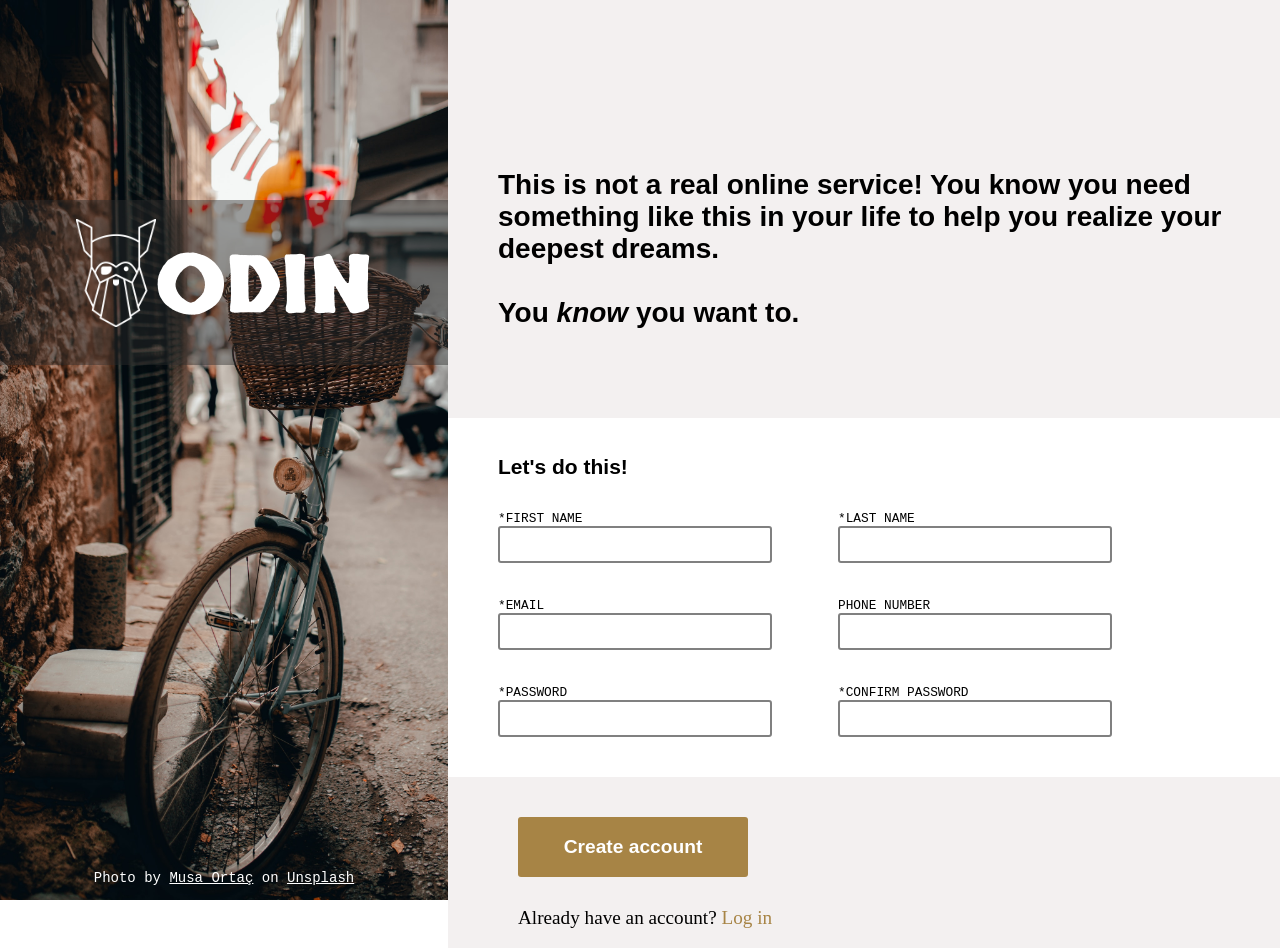
<file: index.html>
<!DOCTYPE html>
<html lang="en">
<head>
    <meta charset="UTF-8">
    <meta name="viewport" content="width=device-width, initial-scale=1.0">
    <link rel="stylesheet" href="styles.css">
    <title>Sign Up Form</title>
</head>
<body>
    <div class="img-container">
        <div class="logo">
            <div class="img">
                <img src="/odin-lined.png" alt="Odin Project Logo">
            </div>
            ODIN
        </div>
        <p>Photo by <a href="https://unsplash.com/@musaortac">Musa Ortaç</a>
        on <a href="https://unsplash.com/">Unsplash</a></p>
    </div>
    <div class="form-container">
        <div class="header">
            <h1>This is not a real online service! You know you need something
                like this in your life to help you realize your deepest dreams.
                <br><br>
                You <em>know</em> you want to.
            </h1>
        </div>
        <div class="form-body">
            <h2>Let's do this!</h2>
            <form action="" id="myform" onsubmit="return validateForm()">  
                <div class="input-container">            
                    <label for="first-name">*FIRST NAME</label>
                    <input type="text" class="onfcs" id="first-name" name="first-name" pattern="[A-Za-z ]{1,32}" required>
                    <span id="fn-error">First name cannot contain numbers or symbols</span>
                </div> 
                <div class="input-container"> 
                    <label for="last-name">*LAST NAME</label>
                    <input type="text" class="onfcs" id="last-name" name="last-name" pattern="[A-Za-z ]{1,32}" required>
                    <span id="ln-error">Last name cannot contain numbers or symbols</span>
                </div> 
                <div class="input-container"> 
                    <label for="email">*EMAIL</label>
                    <input type="email" class="onfcs" id="email" name="email" required>
                </div> 
                <div class="input-container"> 
                    <label for="phone">PHONE NUMBER</label>
                    <input type="text" class="onfcs" id="phone" name="phone">
                </div> 
                <div class="input-container"> 
                    <label for="password">*PASSWORD</label>
                    <input type="password" class="pw onfcs" id="password" name="password" required>
                </div> 
                <div class="input-container"> 
                    <label for="password-confirm">*CONFIRM PASSWORD</label>
                    <input type="password" class="pw onfcs" id="password-confirm" name="password-confirm" required>
                    <span id="pw-error">Passwords do not match</span>
                </div> 
                </form>
        </div>
        <div class="footer">
            <button type="submit" form="myform">Create account</button>
            <p>Already have an account? <a href="">Log in</a></p>
        </div>
    </div>
    <script src="script.js"></script>
</body>
</html>
</file>
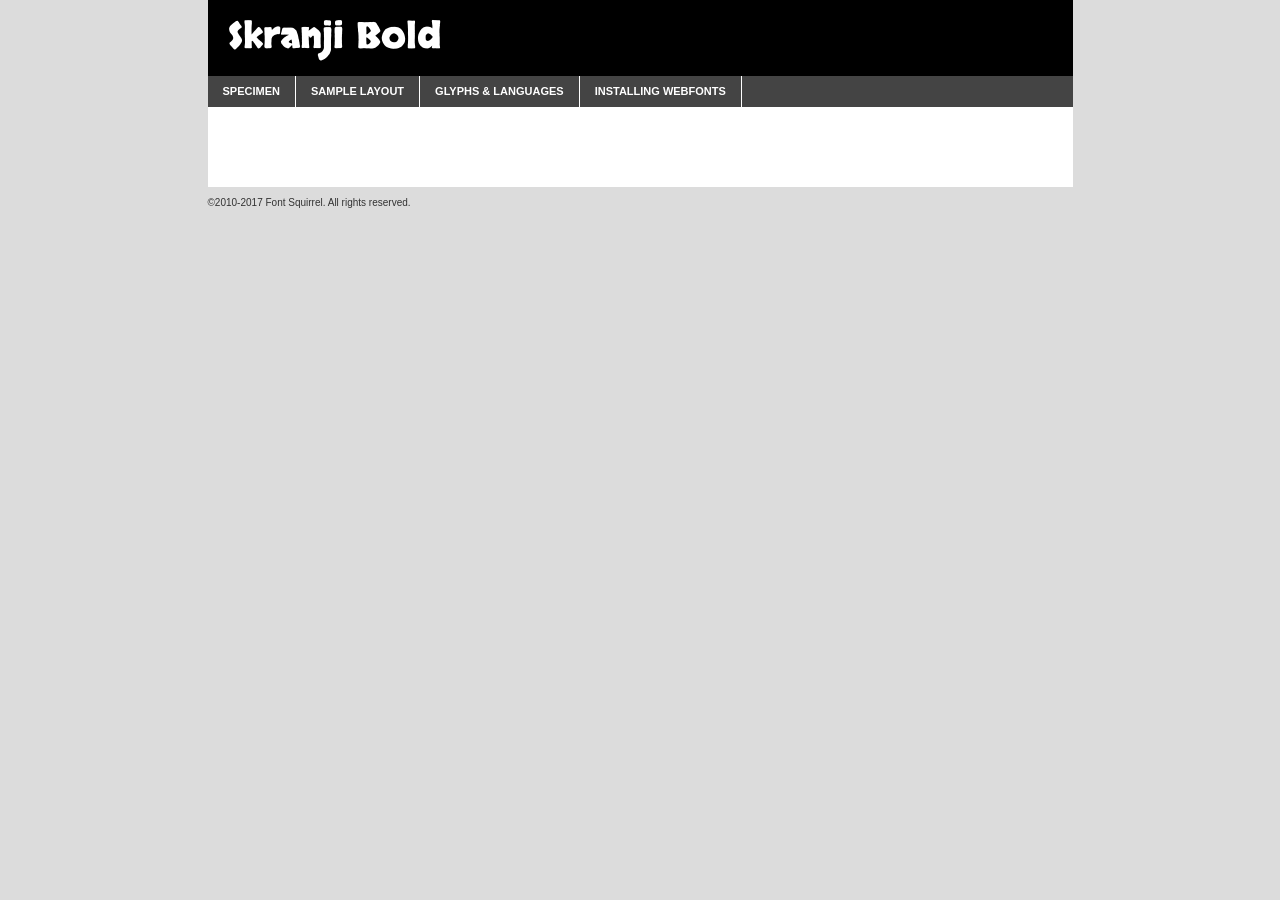
<file: fonts/skranji-bold-demo.html>
<!DOCTYPE html PUBLIC "-//W3C//DTD XHTML 1.0 Transitional//EN"
        "http://www.w3.org/TR/xhtml1/DTD/xhtml1-transitional.dtd">

<html xmlns="http://www.w3.org/1999/xhtml" xml:lang="en" lang="en">
<head>
    <meta http-equiv="Content-Type" content="text/html; charset=utf-8"/>
    <script src="http://ajax.googleapis.com/ajax/libs/jquery/1.7.2/jquery.min.js" type="text/javascript" charset="utf-8"></script>
    <script type="text/javascript">
		(function($) {
			$.fn.easyTabs = function(option) {
				var param = jQuery.extend({ fadeSpeed: 'fast', defaultContent: 1, activeClass: 'active' }, option);
				$(this).each(function() {
					var thisId = '#' + this.id;
					if ( param.defaultContent == '' )
					{
						param.defaultContent = 1;
					}
					if ( typeof param.defaultContent == 'number' )
					{
						var defaultTab = $(thisId + ' .tabs li:eq(' + (param.defaultContent - 1) + ') a').attr('href').substr(1);
					}
					else
					{
						var defaultTab = param.defaultContent;
					}
					$(thisId + ' .tabs li a').each(function() {
						var tabToHide = $(this).attr('href').substr(1);
						$('#' + tabToHide).addClass('easytabs-tab-content');
					});
					hideAll();
					changeContent(defaultTab);

					function hideAll() {$(thisId + ' .easytabs-tab-content').hide();}

					function changeContent(tabId)
					{
						hideAll();
						$(thisId + ' .tabs li').removeClass(param.activeClass);
						$(thisId + ' .tabs li a[href=#' + tabId + ']').closest('li').addClass(param.activeClass);
						if ( param.fadeSpeed != 'none' )
						{
							$(thisId + ' #' + tabId).fadeIn(param.fadeSpeed);
						}
						else
						{
							$(thisId + ' #' + tabId).show();
						}
					}

					$(thisId + ' .tabs li').click(function() {
						var tabId = $(this).find('a').attr('href').substr(1);
						changeContent(tabId);
						return false;
					});
				});
			}
		})(jQuery);
    </script>
    <link rel="stylesheet" href="specimen_files/specimen_stylesheet.css" type="text/css" charset="utf-8"/>
    <link rel="stylesheet" href="stylesheet.css" type="text/css" charset="utf-8"/>

    <style type="text/css">
        		body {
			font-family: 'skranjibold';
        		}

            </style>

    <title>Skranji Bold Specimen</title>


    <script type="text/javascript" charset="utf-8">
		$(document).ready(function() {
			$('#container').easyTabs({ defaultContent: 1 });
		});
    </script>
</head>

<body>
<div id="container">
    <div id="header">
		Skranji Bold    </div>
    <ul class="tabs">
        <li><a href="#specimen">Specimen</a></li>
        <li><a href="#layout">Sample Layout</a></li>
		        <li><a href="#glyphs">Glyphs &amp; Languages</a></li>
        <li><a href="#installing">Installing Webfonts</a></li>

    </ul>

    <div id="main_content">


        <div id="specimen">

            <div class="section">
                <div class="grid12 firstcol">
                    <div class="huge">AaBb</div>
                </div>
            </div>

            <div class="section">
                <div class="glyph_range">A&#x200B;B&#x200b;C&#x200b;D&#x200b;E&#x200b;F&#x200b;G&#x200b;H&#x200b;I&#x200b;J&#x200b;K&#x200b;L&#x200b;M&#x200b;N&#x200b;O&#x200b;P&#x200b;Q&#x200b;R&#x200b;S&#x200b;T&#x200b;U&#x200b;V&#x200b;W&#x200b;X&#x200b;Y&#x200b;Z&#x200b;a&#x200b;b&#x200b;c&#x200b;d&#x200b;e&#x200b;f&#x200b;g&#x200b;h&#x200b;i&#x200b;j&#x200b;k&#x200b;l&#x200b;m&#x200b;n&#x200b;o&#x200b;p&#x200b;q&#x200b;r&#x200b;s&#x200b;t&#x200b;u&#x200b;v&#x200b;w&#x200b;x&#x200b;y&#x200b;z&#x200b;1&#x200b;2&#x200b;3&#x200b;4&#x200b;5&#x200b;6&#x200b;7&#x200b;8&#x200b;9&#x200b;0&#x200b;&amp;&#x200b;.&#x200b;,&#x200b;?&#x200b;!&#x200b;&#64;&#x200b;(&#x200b;)&#x200b;#&#x200b;$&#x200b;%&#x200b;*&#x200b;+&#x200b;-&#x200b;=&#x200b;:&#x200b;;</div>
            </div>
            <div class="section">
                <div class="grid12 firstcol">
                    <table class="sample_table">
                        <tr>
                            <td>10</td>
                            <td class="size10">abcdefghijklmnopqrstuvwxyzABCDEFGHIJKLMNOPQRSTUVWXYZ0123456789abcdefghijklmnopqrstuvwxyzABCDEFGHIJKLMNOPQRSTUVWXYZ0123456789abcdefghijklmnopqrstuvwxyzABCDEFGHIJKLMNOPQRSTUVWXYZ</td>
                        </tr>
                        <tr>
                            <td>11</td>
                            <td class="size11">abcdefghijklmnopqrstuvwxyzABCDEFGHIJKLMNOPQRSTUVWXYZ0123456789abcdefghijklmnopqrstuvwxyzABCDEFGHIJKLMNOPQRSTUVWXYZ0123456789abcdefghijklmnopqrstuvwxyzABCDEFGHIJKLMNOPQRSTUVWXYZ</td>
                        </tr>
                        <tr>
                            <td>12</td>
                            <td class="size12">abcdefghijklmnopqrstuvwxyzABCDEFGHIJKLMNOPQRSTUVWXYZ0123456789abcdefghijklmnopqrstuvwxyzABCDEFGHIJKLMNOPQRSTUVWXYZ0123456789abcdefghijklmnopqrstuvwxyzABCDEFGHIJKLMNOPQRSTUVWXYZ</td>
                        </tr>
                        <tr>
                            <td>13</td>
                            <td class="size13">abcdefghijklmnopqrstuvwxyzABCDEFGHIJKLMNOPQRSTUVWXYZ0123456789abcdefghijklmnopqrstuvwxyzABCDEFGHIJKLMNOPQRSTUVWXYZ0123456789abcdefghijklmnopqrstuvwxyzABCDEFGHIJKLMNOPQRSTUVWXYZ</td>
                        </tr>
                        <tr>
                            <td>14</td>
                            <td class="size14">abcdefghijklmnopqrstuvwxyzABCDEFGHIJKLMNOPQRSTUVWXYZ0123456789abcdefghijklmnopqrstuvwxyzABCDEFGHIJKLMNOPQRSTUVWXYZ0123456789abcdefghijklmnopqrstuvwxyzABCDEFGHIJKLMNOPQRSTUVWXYZ</td>
                        </tr>
                        <tr>
                            <td>16</td>
                            <td class="size16">abcdefghijklmnopqrstuvwxyzABCDEFGHIJKLMNOPQRSTUVWXYZ0123456789abcdefghijklmnopqrstuvwxyzABCDEFGHIJKLMNOPQRSTUVWXYZ</td>
                        </tr>
                        <tr>
                            <td>18</td>
                            <td class="size18">abcdefghijklmnopqrstuvwxyzABCDEFGHIJKLMNOPQRSTUVWXYZ0123456789abcdefghijklmnopqrstuvwxyzABCDEFGHIJKLMNOPQRSTUVWXYZ</td>
                        </tr>
                        <tr>
                            <td>20</td>
                            <td class="size20">abcdefghijklmnopqrstuvwxyzABCDEFGHIJKLMNOPQRSTUVWXYZ0123456789abcdefghijklmnopqrstuvwxyzABCDEFGHIJKLMNOPQRSTUVWXYZ</td>
                        </tr>
                        <tr>
                            <td>24</td>
                            <td class="size24">abcdefghijklmnopqrstuvwxyzABCDEFGHIJKLMNOPQRSTUVWXYZ0123456789abcdefghijklmnopqrstuvwxyzABCDEFGHIJKLMNOPQRSTUVWXYZ</td>
                        </tr>
                        <tr>
                            <td>30</td>
                            <td class="size30">abcdefghijklmnopqrstuvwxyzABCDEFGHIJKLMNOPQRSTUVWXYZ0123456789abcdefghijklmnopqrstuvwxyzABCDEFGHIJKLMNOPQRSTUVWXYZ</td>
                        </tr>
                        <tr>
                            <td>36</td>
                            <td class="size36">abcdefghijklmnopqrstuvwxyzABCDEFGHIJKLMNOPQRSTUVWXYZ0123456789abcdefghijklmnopqrstuvwxyzABCDEFGHIJKLMNOPQRSTUVWXYZ</td>
                        </tr>
                        <tr>
                            <td>48</td>
                            <td class="size48">abcdefghijklmnopqrstuvwxyzABCDEFGHIJKLMNOPQRSTUVWXYZ0123456789abcdefghijklmnopqrstuvwxyzABCDEFGHIJKLMNOPQRSTUVWXYZ</td>
                        </tr>
                        <tr>
                            <td>60</td>
                            <td class="size60">abcdefghijklmnopqrstuvwxyzABCDEFGHIJKLMNOPQRSTUVWXYZ0123456789abcdefghijklmnopqrstuvwxyzABCDEFGHIJKLMNOPQRSTUVWXYZ</td>
                        </tr>
                        <tr>
                            <td>72</td>
                            <td class="size72">abcdefghijklmnopqrstuvwxyzABCDEFGHIJKLMNOPQRSTUVWXYZ0123456789abcdefghijklmnopqrstuvwxyzABCDEFGHIJKLMNOPQRSTUVWXYZ</td>
                        </tr>
                        <tr>
                            <td>90</td>
                            <td class="size90">abcdefghijklmnopqrstuvwxyzABCDEFGHIJKLMNOPQRSTUVWXYZ0123456789abcdefghijklmnopqrstuvwxyzABCDEFGHIJKLMNOPQRSTUVWXYZ</td>
                        </tr>
                    </table>

                </div>

            </div>


            <div class="section" id="bodycomparison">


                <div id="xheight">
                    <div class="fontbody">&#x25FC;&#x25FC;&#x25FC;&#x25FC;&#x25FC;&#x25FC;&#x25FC;&#x25FC;&#x25FC;&#x25FC;&#x25FC;&#x25FC;&#x25FC;&#x25FC;&#x25FC;&#x25FC;&#x25FC;&#x25FC;&#x25FC;&#x25FC;&#x25FC;&#x25FC;&#x25FC;&#x25FC;&#x25FC;&#x25FC;&#x25FC;&#x25FC;&#x25FC;&#x25FC;&#x25FC;&#x25FC;&#x25FC;&#x25FC;&#x25FC;&#x25FC;&#x25FC;&#x25FC;&#x25FC;&#x25FC;&#x25FC;&#x25FC;&#x25FC;&#x25FC;&#x25FC;&#x25FC;&#x25FC;&#x25FC;&#x25FC;&#x25FC;&#x25FC;&#x25FC;&#x25FC;&#x25FC;&#x25FC;&#x25FC;&#x25FC;&#x25FC;&#x25FC;&#x25FC;&#x25FC;&#x25FC;&#x25FC;&#x25FC;&#x25FC;&#x25FC;&#x25FC;&#x25FC;&#x25FC;&#x25FC;&#x25FC;&#x25FC;&#x25FC;&#x25FC;&#x25FC;&#x25FC;&#x25FC;&#x25FC;&#x25FC;&#x25FC;&#x25FC;&#x25FC;&#x25FC;&#x25FC;&#x25FC;&#x25FC;&#x25FC;&#x25FC;&#x25FC;&#x25FC;&#x25FC;&#x25FC;&#x25FC;&#x25FC;&#x25FC;&#x25FC;&#x25FC;&#x25FC;&#x25FC;body</div>
                    <div class="arialbody">body</div>
                    <div class="verdanabody">body</div>
                    <div class="georgiabody">body</div>
                </div>
                <div class="fontbody" style="z-index:1">
                    body<span>Skranji Bold</span>
                </div>
                <div class="arialbody" style="z-index:1">
                    body<span>Arial</span>
                </div>
                <div class="verdanabody" style="z-index:1">
                    body<span>Verdana</span>
                </div>
                <div class="georgiabody" style="z-index:1">
                    body<span>Georgia</span>
                </div>


            </div>


            <div class="section psample psample_row1" id="">

                <div class="grid2 firstcol">
                    <p class="size10"><span>10.</span>Aenean lacinia bibendum nulla sed consectetur. Fusce dapibus, tellus ac cursus commodo, tortor mauris condimentum nibh, ut fermentum massa justo sit amet risus. Nullam id dolor id nibh ultricies vehicula ut id elit. Cum sociis natoque penatibus et magnis dis parturient montes, nascetur ridiculus mus. Nulla vitae elit libero, a pharetra augue.</p>

                </div>
                <div class="grid3">
                    <p class="size11"><span>11.</span>Aenean lacinia bibendum nulla sed consectetur. Fusce dapibus, tellus ac cursus commodo, tortor mauris condimentum nibh, ut fermentum massa justo sit amet risus. Nullam id dolor id nibh ultricies vehicula ut id elit. Cum sociis natoque penatibus et magnis dis parturient montes, nascetur ridiculus mus. Nulla vitae elit libero, a pharetra augue.</p>

                </div>
                <div class="grid3">
                    <p class="size12"><span>12.</span>Aenean lacinia bibendum nulla sed consectetur. Fusce dapibus, tellus ac cursus commodo, tortor mauris condimentum nibh, ut fermentum massa justo sit amet risus. Nullam id dolor id nibh ultricies vehicula ut id elit. Cum sociis natoque penatibus et magnis dis parturient montes, nascetur ridiculus mus. Nulla vitae elit libero, a pharetra augue.</p>

                </div>
                <div class="grid4">
                    <p class="size13"><span>13.</span>Aenean lacinia bibendum nulla sed consectetur. Fusce dapibus, tellus ac cursus commodo, tortor mauris condimentum nibh, ut fermentum massa justo sit amet risus. Nullam id dolor id nibh ultricies vehicula ut id elit. Cum sociis natoque penatibus et magnis dis parturient montes, nascetur ridiculus mus. Nulla vitae elit libero, a pharetra augue.</p>

                </div>
                <div class="white_blend"></div>

            </div>
            <div class="section psample psample_row2" id="">
                <div class="grid3 firstcol">
                    <p class="size14"><span>14.</span>Aenean lacinia bibendum nulla sed consectetur. Fusce dapibus, tellus ac cursus commodo, tortor mauris condimentum nibh, ut fermentum massa justo sit amet risus. Nullam id dolor id nibh ultricies vehicula ut id elit. Cum sociis natoque penatibus et magnis dis parturient montes, nascetur ridiculus mus. Nulla vitae elit libero, a pharetra augue.</p>

                </div>
                <div class="grid4">
                    <p class="size16"><span>16.</span>Aenean lacinia bibendum nulla sed consectetur. Fusce dapibus, tellus ac cursus commodo, tortor mauris condimentum nibh, ut fermentum massa justo sit amet risus. Nullam id dolor id nibh ultricies vehicula ut id elit. Cum sociis natoque penatibus et magnis dis parturient montes, nascetur ridiculus mus. Nulla vitae elit libero, a pharetra augue.</p>

                </div>
                <div class="grid5">
                    <p class="size18"><span>18.</span>Aenean lacinia bibendum nulla sed consectetur. Fusce dapibus, tellus ac cursus commodo, tortor mauris condimentum nibh, ut fermentum massa justo sit amet risus. Nullam id dolor id nibh ultricies vehicula ut id elit. Cum sociis natoque penatibus et magnis dis parturient montes, nascetur ridiculus mus. Nulla vitae elit libero, a pharetra augue.</p>

                </div>

                <div class="white_blend"></div>

            </div>

            <div class="section psample psample_row3" id="">
                <div class="grid5 firstcol">
                    <p class="size20"><span>20.</span>Aenean lacinia bibendum nulla sed consectetur. Fusce dapibus, tellus ac cursus commodo, tortor mauris condimentum nibh, ut fermentum massa justo sit amet risus. Nullam id dolor id nibh ultricies vehicula ut id elit. Cum sociis natoque penatibus et magnis dis parturient montes, nascetur ridiculus mus. Nulla vitae elit libero, a pharetra augue.</p>
                </div>
                <div class="grid7">
                    <p class="size24"><span>24.</span>Aenean lacinia bibendum nulla sed consectetur. Fusce dapibus, tellus ac cursus commodo, tortor mauris condimentum nibh, ut fermentum massa justo sit amet risus. Nullam id dolor id nibh ultricies vehicula ut id elit. Cum sociis natoque penatibus et magnis dis parturient montes, nascetur ridiculus mus. Nulla vitae elit libero, a pharetra augue.</p>
                </div>

                <div class="white_blend"></div>

            </div>

            <div class="section psample psample_row4" id="">
                <div class="grid12 firstcol">
                    <p class="size30"><span>30.</span>Aenean lacinia bibendum nulla sed consectetur. Fusce dapibus, tellus ac cursus commodo, tortor mauris condimentum nibh, ut fermentum massa justo sit amet risus. Nullam id dolor id nibh ultricies vehicula ut id elit. Cum sociis natoque penatibus et magnis dis parturient montes, nascetur ridiculus mus. Nulla vitae elit libero, a pharetra augue.</p>
                </div>
                <div class="white_blend"></div>

            </div>


            <div class="section psample psample_row1 fullreverse">
                <div class="grid2 firstcol">
                    <p class="size10"><span>10.</span>Aenean lacinia bibendum nulla sed consectetur. Fusce dapibus, tellus ac cursus commodo, tortor mauris condimentum nibh, ut fermentum massa justo sit amet risus. Nullam id dolor id nibh ultricies vehicula ut id elit. Cum sociis natoque penatibus et magnis dis parturient montes, nascetur ridiculus mus. Nulla vitae elit libero, a pharetra augue.</p>

                </div>
                <div class="grid3">
                    <p class="size11"><span>11.</span>Aenean lacinia bibendum nulla sed consectetur. Fusce dapibus, tellus ac cursus commodo, tortor mauris condimentum nibh, ut fermentum massa justo sit amet risus. Nullam id dolor id nibh ultricies vehicula ut id elit. Cum sociis natoque penatibus et magnis dis parturient montes, nascetur ridiculus mus. Nulla vitae elit libero, a pharetra augue.</p>

                </div>
                <div class="grid3">
                    <p class="size12"><span>12.</span>Aenean lacinia bibendum nulla sed consectetur. Fusce dapibus, tellus ac cursus commodo, tortor mauris condimentum nibh, ut fermentum massa justo sit amet risus. Nullam id dolor id nibh ultricies vehicula ut id elit. Cum sociis natoque penatibus et magnis dis parturient montes, nascetur ridiculus mus. Nulla vitae elit libero, a pharetra augue.</p>

                </div>
                <div class="grid4">
                    <p class="size13"><span>13.</span>Aenean lacinia bibendum nulla sed consectetur. Fusce dapibus, tellus ac cursus commodo, tortor mauris condimentum nibh, ut fermentum massa justo sit amet risus. Nullam id dolor id nibh ultricies vehicula ut id elit. Cum sociis natoque penatibus et magnis dis parturient montes, nascetur ridiculus mus. Nulla vitae elit libero, a pharetra augue.</p>

                </div>
                <div class="black_blend"></div>

            </div>

            <div class="section psample psample_row2 fullreverse">
                <div class="grid3 firstcol">
                    <p class="size14"><span>14.</span>Aenean lacinia bibendum nulla sed consectetur. Fusce dapibus, tellus ac cursus commodo, tortor mauris condimentum nibh, ut fermentum massa justo sit amet risus. Nullam id dolor id nibh ultricies vehicula ut id elit. Cum sociis natoque penatibus et magnis dis parturient montes, nascetur ridiculus mus. Nulla vitae elit libero, a pharetra augue.</p>

                </div>
                <div class="grid4">
                    <p class="size16"><span>16.</span>Aenean lacinia bibendum nulla sed consectetur. Fusce dapibus, tellus ac cursus commodo, tortor mauris condimentum nibh, ut fermentum massa justo sit amet risus. Nullam id dolor id nibh ultricies vehicula ut id elit. Cum sociis natoque penatibus et magnis dis parturient montes, nascetur ridiculus mus. Nulla vitae elit libero, a pharetra augue.</p>

                </div>
                <div class="grid5">
                    <p class="size18"><span>18.</span>Aenean lacinia bibendum nulla sed consectetur. Fusce dapibus, tellus ac cursus commodo, tortor mauris condimentum nibh, ut fermentum massa justo sit amet risus. Nullam id dolor id nibh ultricies vehicula ut id elit. Cum sociis natoque penatibus et magnis dis parturient montes, nascetur ridiculus mus. Nulla vitae elit libero, a pharetra augue.</p>

                </div>
                <div class="black_blend"></div>

            </div>

            <div class="section psample fullreverse psample_row3" id="">
                <div class="grid5 firstcol">
                    <p class="size20"><span>20.</span>Aenean lacinia bibendum nulla sed consectetur. Fusce dapibus, tellus ac cursus commodo, tortor mauris condimentum nibh, ut fermentum massa justo sit amet risus. Nullam id dolor id nibh ultricies vehicula ut id elit. Cum sociis natoque penatibus et magnis dis parturient montes, nascetur ridiculus mus. Nulla vitae elit libero, a pharetra augue.</p>
                </div>
                <div class="grid7">
                    <p class="size24"><span>24.</span>Aenean lacinia bibendum nulla sed consectetur. Fusce dapibus, tellus ac cursus commodo, tortor mauris condimentum nibh, ut fermentum massa justo sit amet risus. Nullam id dolor id nibh ultricies vehicula ut id elit. Cum sociis natoque penatibus et magnis dis parturient montes, nascetur ridiculus mus. Nulla vitae elit libero, a pharetra augue.</p>
                </div>

                <div class="black_blend"></div>

            </div>

            <div class="section psample fullreverse psample_row4" id="" style="border-bottom: 20px #000 solid;">
                <div class="grid12 firstcol">
                    <p class="size30"><span>30.</span>Aenean lacinia bibendum nulla sed consectetur. Fusce dapibus, tellus ac cursus commodo, tortor mauris condimentum nibh, ut fermentum massa justo sit amet risus. Nullam id dolor id nibh ultricies vehicula ut id elit. Cum sociis natoque penatibus et magnis dis parturient montes, nascetur ridiculus mus. Nulla vitae elit libero, a pharetra augue.</p>
                </div>
                <div class="black_blend"></div>

            </div>


        </div>

        <div id="layout">

            <div class="section">

                <div class="grid12 firstcol">
                    <h1>Lorem Ipsum Dolor</h1>
                    <h2>Etiam porta sem malesuada magna mollis euismod</h2>

                    <p class="byline">By <a href="#link">Aenean Lacinia</a></p>
                </div>
            </div>
            <div class="section">
                <div class="grid8 firstcol">
                    <p class="large">Donec sed odio dui. Morbi leo risus, porta ac consectetur ac, vestibulum at eros. Fusce dapibus, tellus ac cursus commodo, tortor mauris condimentum nibh, ut fermentum massa justo sit amet risus. </p>


                    <h3>Pellentesque ornare sem</h3>

                    <p>Maecenas sed diam eget risus varius blandit sit amet non magna. Maecenas faucibus mollis interdum. Donec ullamcorper nulla non metus auctor fringilla. Nullam id dolor id nibh ultricies vehicula ut id elit. Nullam id dolor id nibh ultricies vehicula ut id elit. </p>

                    <p>Aenean eu leo quam. Pellentesque ornare sem lacinia quam venenatis vestibulum. Lorem ipsum dolor sit amet, consectetur adipiscing elit. Cum sociis natoque penatibus et magnis dis parturient montes, nascetur ridiculus mus. </p>

                    <p>Nulla vitae elit libero, a pharetra augue. Praesent commodo cursus magna, vel scelerisque nisl consectetur et. Aenean lacinia bibendum nulla sed consectetur. </p>

                    <p>Nullam quis risus eget urna mollis ornare vel eu leo. Nullam quis risus eget urna mollis ornare vel eu leo. Maecenas sed diam eget risus varius blandit sit amet non magna. Donec ullamcorper nulla non metus auctor fringilla. </p>

                    <h3>Cras mattis consectetur</h3>

                    <p>Aenean eu leo quam. Pellentesque ornare sem lacinia quam venenatis vestibulum. Aenean lacinia bibendum nulla sed consectetur. Integer posuere erat a ante venenatis dapibus posuere velit aliquet. Cras mattis consectetur purus sit amet fermentum. </p>

                    <p>Nullam id dolor id nibh ultricies vehicula ut id elit. Nullam quis risus eget urna mollis ornare vel eu leo. Cras mattis consectetur purus sit amet fermentum.</p>
                </div>

                <div class="grid4 sidebar">

                    <div class="box reverse">
                        <p class="last">Nullam quis risus eget urna mollis ornare vel eu leo. Donec ullamcorper nulla non metus auctor fringilla. Cras mattis consectetur purus sit amet fermentum. Sed posuere consectetur est at lobortis. Lorem ipsum dolor sit amet, consectetur adipiscing elit. </p>
                    </div>

                    <p class="caption">Maecenas sed diam eget risus varius.</p>

                    <p>Vestibulum id ligula porta felis euismod semper. Integer posuere erat a ante venenatis dapibus posuere velit aliquet. Vestibulum id ligula porta felis euismod semper. Sed posuere consectetur est at lobortis. Maecenas sed diam eget risus varius blandit sit amet non magna. Fusce dapibus, tellus ac cursus commodo, tortor mauris condimentum nibh, ut fermentum massa justo sit amet risus. </p>


                    <p>Duis mollis, est non commodo luctus, nisi erat porttitor ligula, eget lacinia odio sem nec elit. Aenean lacinia bibendum nulla sed consectetur. Vivamus sagittis lacus vel augue laoreet rutrum faucibus dolor auctor. Aenean lacinia bibendum nulla sed consectetur. Nullam quis risus eget urna mollis ornare vel eu leo. </p>

                    <p>Praesent commodo cursus magna, vel scelerisque nisl consectetur et. Donec ullamcorper nulla non metus auctor fringilla. Maecenas faucibus mollis interdum. Fusce dapibus, tellus ac cursus commodo, tortor mauris condimentum nibh, ut fermentum massa justo sit amet risus. </p>

                </div>
            </div>

        </div>


		

        <div id="glyphs">
            <div class="section">
                <div class="grid12 firstcol">

                    <h1>Language Support</h1>
                    <p>The subset of Skranji Bold in this kit supports the following languages:<br/>

						Albanian, Basque, Breton, Chamorro, Danish, Dutch, English, Faroese, Finnish, French, Frisian, Galician, German, Icelandic, Italian, Malagasy, Norwegian, Portuguese, Spanish, Alsatian, Aragonese, Arapaho, Arrernte, Asturian, Aymara, Bislama, Cebuano, Corsican, Fijian, French_creole, Genoese, Gilbertese, Greenlandic, Haitian_creole, Hiligaynon, Hmong, Hopi, Ibanag, Iloko_ilokano, Indonesian, Interglossa_glosa, Interlingua, Irish_gaelic, Jerriais, Lojban, Lombard, Luxembourgeois, Manx, Mohawk, Norfolk_pitcairnese, Occitan, Oromo, Pangasinan, Papiamento, Piedmontese, Potawatomi, Rhaeto-romance, Romansh, Rotokas, Sami_lule, Samoan, Sardinian, Scots_gaelic, Seychelles_creole, Shona, Sicilian, Somali, Southern_ndebele, Swahili, Swati_swazi, Tagalog_filipino_pilipino, Tetum, Tok_pisin, Uyghur_latinized, Volapuk, Walloon, Warlpiri, Xhosa, Yapese, Zulu, Latinbasic, Ubasic, Demo                    </p>
                    <h1>Glyph Chart</h1>
                    <p>The subset of Skranji Bold in this kit includes all the glyphs listed below. Unicode entities are included above each glyph to help you insert individual characters into your layout.</p>
                    <div id="glyph_chart">

																				                                <div><p>&amp;#32;</p>&#32;</div>
																				                                <div><p>&amp;#33;</p>&#33;</div>
																				                                <div><p>&amp;#34;</p>&#34;</div>
																				                                <div><p>&amp;#35;</p>&#35;</div>
																				                                <div><p>&amp;#36;</p>&#36;</div>
																				                                <div><p>&amp;#37;</p>&#37;</div>
																				                                <div><p>&amp;#38;</p>&#38;</div>
																				                                <div><p>&amp;#39;</p>&#39;</div>
																				                                <div><p>&amp;#40;</p>&#40;</div>
																				                                <div><p>&amp;#41;</p>&#41;</div>
																				                                <div><p>&amp;#42;</p>&#42;</div>
																				                                <div><p>&amp;#43;</p>&#43;</div>
																				                                <div><p>&amp;#44;</p>&#44;</div>
																				                                <div><p>&amp;#45;</p>&#45;</div>
																				                                <div><p>&amp;#46;</p>&#46;</div>
																				                                <div><p>&amp;#47;</p>&#47;</div>
																				                                <div><p>&amp;#48;</p>&#48;</div>
																				                                <div><p>&amp;#49;</p>&#49;</div>
																				                                <div><p>&amp;#50;</p>&#50;</div>
																				                                <div><p>&amp;#51;</p>&#51;</div>
																				                                <div><p>&amp;#52;</p>&#52;</div>
																				                                <div><p>&amp;#53;</p>&#53;</div>
																				                                <div><p>&amp;#54;</p>&#54;</div>
																				                                <div><p>&amp;#55;</p>&#55;</div>
																				                                <div><p>&amp;#56;</p>&#56;</div>
																				                                <div><p>&amp;#57;</p>&#57;</div>
																				                                <div><p>&amp;#58;</p>&#58;</div>
																				                                <div><p>&amp;#59;</p>&#59;</div>
																				                                <div><p>&amp;#60;</p>&#60;</div>
																				                                <div><p>&amp;#61;</p>&#61;</div>
																				                                <div><p>&amp;#62;</p>&#62;</div>
																				                                <div><p>&amp;#63;</p>&#63;</div>
																				                                <div><p>&amp;#64;</p>&#64;</div>
																				                                <div><p>&amp;#65;</p>&#65;</div>
																				                                <div><p>&amp;#66;</p>&#66;</div>
																				                                <div><p>&amp;#67;</p>&#67;</div>
																				                                <div><p>&amp;#68;</p>&#68;</div>
																				                                <div><p>&amp;#69;</p>&#69;</div>
																				                                <div><p>&amp;#70;</p>&#70;</div>
																				                                <div><p>&amp;#71;</p>&#71;</div>
																				                                <div><p>&amp;#72;</p>&#72;</div>
																				                                <div><p>&amp;#73;</p>&#73;</div>
																				                                <div><p>&amp;#74;</p>&#74;</div>
																				                                <div><p>&amp;#75;</p>&#75;</div>
																				                                <div><p>&amp;#76;</p>&#76;</div>
																				                                <div><p>&amp;#77;</p>&#77;</div>
																				                                <div><p>&amp;#78;</p>&#78;</div>
																				                                <div><p>&amp;#79;</p>&#79;</div>
																				                                <div><p>&amp;#80;</p>&#80;</div>
																				                                <div><p>&amp;#81;</p>&#81;</div>
																				                                <div><p>&amp;#82;</p>&#82;</div>
																				                                <div><p>&amp;#83;</p>&#83;</div>
																				                                <div><p>&amp;#84;</p>&#84;</div>
																				                                <div><p>&amp;#85;</p>&#85;</div>
																				                                <div><p>&amp;#86;</p>&#86;</div>
																				                                <div><p>&amp;#87;</p>&#87;</div>
																				                                <div><p>&amp;#88;</p>&#88;</div>
																				                                <div><p>&amp;#89;</p>&#89;</div>
																				                                <div><p>&amp;#90;</p>&#90;</div>
																				                                <div><p>&amp;#91;</p>&#91;</div>
																				                                <div><p>&amp;#92;</p>&#92;</div>
																				                                <div><p>&amp;#93;</p>&#93;</div>
																				                                <div><p>&amp;#94;</p>&#94;</div>
																				                                <div><p>&amp;#95;</p>&#95;</div>
																				                                <div><p>&amp;#96;</p>&#96;</div>
																				                                <div><p>&amp;#97;</p>&#97;</div>
																				                                <div><p>&amp;#98;</p>&#98;</div>
																				                                <div><p>&amp;#99;</p>&#99;</div>
																				                                <div><p>&amp;#100;</p>&#100;</div>
																				                                <div><p>&amp;#101;</p>&#101;</div>
																				                                <div><p>&amp;#102;</p>&#102;</div>
																				                                <div><p>&amp;#103;</p>&#103;</div>
																				                                <div><p>&amp;#104;</p>&#104;</div>
																				                                <div><p>&amp;#105;</p>&#105;</div>
																				                                <div><p>&amp;#106;</p>&#106;</div>
																				                                <div><p>&amp;#107;</p>&#107;</div>
																				                                <div><p>&amp;#108;</p>&#108;</div>
																				                                <div><p>&amp;#109;</p>&#109;</div>
																				                                <div><p>&amp;#110;</p>&#110;</div>
																				                                <div><p>&amp;#111;</p>&#111;</div>
																				                                <div><p>&amp;#112;</p>&#112;</div>
																				                                <div><p>&amp;#113;</p>&#113;</div>
																				                                <div><p>&amp;#114;</p>&#114;</div>
																				                                <div><p>&amp;#115;</p>&#115;</div>
																				                                <div><p>&amp;#116;</p>&#116;</div>
																				                                <div><p>&amp;#117;</p>&#117;</div>
																				                                <div><p>&amp;#118;</p>&#118;</div>
																				                                <div><p>&amp;#119;</p>&#119;</div>
																				                                <div><p>&amp;#120;</p>&#120;</div>
																				                                <div><p>&amp;#121;</p>&#121;</div>
																				                                <div><p>&amp;#122;</p>&#122;</div>
																				                                <div><p>&amp;#123;</p>&#123;</div>
																				                                <div><p>&amp;#124;</p>&#124;</div>
																				                                <div><p>&amp;#125;</p>&#125;</div>
																				                                <div><p>&amp;#126;</p>&#126;</div>
																				                                <div><p>&amp;#160;</p>&#160;</div>
																				                                <div><p>&amp;#161;</p>&#161;</div>
																				                                <div><p>&amp;#162;</p>&#162;</div>
																				                                <div><p>&amp;#163;</p>&#163;</div>
																				                                <div><p>&amp;#164;</p>&#164;</div>
																				                                <div><p>&amp;#165;</p>&#165;</div>
																				                                <div><p>&amp;#166;</p>&#166;</div>
																				                                <div><p>&amp;#167;</p>&#167;</div>
																				                                <div><p>&amp;#168;</p>&#168;</div>
																				                                <div><p>&amp;#169;</p>&#169;</div>
																				                                <div><p>&amp;#170;</p>&#170;</div>
																				                                <div><p>&amp;#171;</p>&#171;</div>
																				                                <div><p>&amp;#172;</p>&#172;</div>
																				                                <div><p>&amp;#173;</p>&#173;</div>
																				                                <div><p>&amp;#174;</p>&#174;</div>
																				                                <div><p>&amp;#175;</p>&#175;</div>
																				                                <div><p>&amp;#176;</p>&#176;</div>
																				                                <div><p>&amp;#177;</p>&#177;</div>
																				                                <div><p>&amp;#178;</p>&#178;</div>
																				                                <div><p>&amp;#179;</p>&#179;</div>
																				                                <div><p>&amp;#180;</p>&#180;</div>
																				                                <div><p>&amp;#181;</p>&#181;</div>
																				                                <div><p>&amp;#182;</p>&#182;</div>
																				                                <div><p>&amp;#183;</p>&#183;</div>
																				                                <div><p>&amp;#184;</p>&#184;</div>
																				                                <div><p>&amp;#185;</p>&#185;</div>
																				                                <div><p>&amp;#186;</p>&#186;</div>
																				                                <div><p>&amp;#187;</p>&#187;</div>
																				                                <div><p>&amp;#188;</p>&#188;</div>
																				                                <div><p>&amp;#189;</p>&#189;</div>
																				                                <div><p>&amp;#190;</p>&#190;</div>
																				                                <div><p>&amp;#191;</p>&#191;</div>
																				                                <div><p>&amp;#192;</p>&#192;</div>
																				                                <div><p>&amp;#193;</p>&#193;</div>
																				                                <div><p>&amp;#194;</p>&#194;</div>
																				                                <div><p>&amp;#195;</p>&#195;</div>
																				                                <div><p>&amp;#196;</p>&#196;</div>
																				                                <div><p>&amp;#197;</p>&#197;</div>
																				                                <div><p>&amp;#198;</p>&#198;</div>
																				                                <div><p>&amp;#199;</p>&#199;</div>
																				                                <div><p>&amp;#200;</p>&#200;</div>
																				                                <div><p>&amp;#201;</p>&#201;</div>
																				                                <div><p>&amp;#202;</p>&#202;</div>
																				                                <div><p>&amp;#203;</p>&#203;</div>
																				                                <div><p>&amp;#204;</p>&#204;</div>
																				                                <div><p>&amp;#205;</p>&#205;</div>
																				                                <div><p>&amp;#206;</p>&#206;</div>
																				                                <div><p>&amp;#207;</p>&#207;</div>
																				                                <div><p>&amp;#208;</p>&#208;</div>
																				                                <div><p>&amp;#209;</p>&#209;</div>
																				                                <div><p>&amp;#210;</p>&#210;</div>
																				                                <div><p>&amp;#211;</p>&#211;</div>
																				                                <div><p>&amp;#212;</p>&#212;</div>
																				                                <div><p>&amp;#213;</p>&#213;</div>
																				                                <div><p>&amp;#214;</p>&#214;</div>
																				                                <div><p>&amp;#215;</p>&#215;</div>
																				                                <div><p>&amp;#216;</p>&#216;</div>
																				                                <div><p>&amp;#217;</p>&#217;</div>
																				                                <div><p>&amp;#218;</p>&#218;</div>
																				                                <div><p>&amp;#219;</p>&#219;</div>
																				                                <div><p>&amp;#220;</p>&#220;</div>
																				                                <div><p>&amp;#221;</p>&#221;</div>
																				                                <div><p>&amp;#222;</p>&#222;</div>
																				                                <div><p>&amp;#223;</p>&#223;</div>
																				                                <div><p>&amp;#224;</p>&#224;</div>
																				                                <div><p>&amp;#225;</p>&#225;</div>
																				                                <div><p>&amp;#226;</p>&#226;</div>
																				                                <div><p>&amp;#227;</p>&#227;</div>
																				                                <div><p>&amp;#228;</p>&#228;</div>
																				                                <div><p>&amp;#229;</p>&#229;</div>
																				                                <div><p>&amp;#230;</p>&#230;</div>
																				                                <div><p>&amp;#231;</p>&#231;</div>
																				                                <div><p>&amp;#232;</p>&#232;</div>
																				                                <div><p>&amp;#233;</p>&#233;</div>
																				                                <div><p>&amp;#234;</p>&#234;</div>
																				                                <div><p>&amp;#235;</p>&#235;</div>
																				                                <div><p>&amp;#236;</p>&#236;</div>
																				                                <div><p>&amp;#237;</p>&#237;</div>
																				                                <div><p>&amp;#238;</p>&#238;</div>
																				                                <div><p>&amp;#239;</p>&#239;</div>
																				                                <div><p>&amp;#240;</p>&#240;</div>
																				                                <div><p>&amp;#241;</p>&#241;</div>
																				                                <div><p>&amp;#242;</p>&#242;</div>
																				                                <div><p>&amp;#243;</p>&#243;</div>
																				                                <div><p>&amp;#244;</p>&#244;</div>
																				                                <div><p>&amp;#245;</p>&#245;</div>
																				                                <div><p>&amp;#246;</p>&#246;</div>
																				                                <div><p>&amp;#247;</p>&#247;</div>
																				                                <div><p>&amp;#248;</p>&#248;</div>
																				                                <div><p>&amp;#249;</p>&#249;</div>
																				                                <div><p>&amp;#250;</p>&#250;</div>
																				                                <div><p>&amp;#251;</p>&#251;</div>
																				                                <div><p>&amp;#252;</p>&#252;</div>
																				                                <div><p>&amp;#253;</p>&#253;</div>
																				                                <div><p>&amp;#254;</p>&#254;</div>
																				                                <div><p>&amp;#255;</p>&#255;</div>
																				                                <div><p>&amp;#338;</p>&#338;</div>
																				                                <div><p>&amp;#339;</p>&#339;</div>
																				                                <div><p>&amp;#376;</p>&#376;</div>
																				                                <div><p>&amp;#710;</p>&#710;</div>
																				                                <div><p>&amp;#732;</p>&#732;</div>
																				                                <div><p>&amp;#8192;</p>&#8192;</div>
																				                                <div><p>&amp;#8193;</p>&#8193;</div>
																				                                <div><p>&amp;#8194;</p>&#8194;</div>
																				                                <div><p>&amp;#8195;</p>&#8195;</div>
																				                                <div><p>&amp;#8196;</p>&#8196;</div>
																				                                <div><p>&amp;#8197;</p>&#8197;</div>
																				                                <div><p>&amp;#8198;</p>&#8198;</div>
																				                                <div><p>&amp;#8199;</p>&#8199;</div>
																				                                <div><p>&amp;#8200;</p>&#8200;</div>
																				                                <div><p>&amp;#8201;</p>&#8201;</div>
																				                                <div><p>&amp;#8202;</p>&#8202;</div>
																				                                <div><p>&amp;#8208;</p>&#8208;</div>
																				                                <div><p>&amp;#8209;</p>&#8209;</div>
																				                                <div><p>&amp;#8210;</p>&#8210;</div>
																				                                <div><p>&amp;#8211;</p>&#8211;</div>
																				                                <div><p>&amp;#8212;</p>&#8212;</div>
																				                                <div><p>&amp;#8216;</p>&#8216;</div>
																				                                <div><p>&amp;#8217;</p>&#8217;</div>
																				                                <div><p>&amp;#8218;</p>&#8218;</div>
																				                                <div><p>&amp;#8220;</p>&#8220;</div>
																				                                <div><p>&amp;#8221;</p>&#8221;</div>
																				                                <div><p>&amp;#8222;</p>&#8222;</div>
																				                                <div><p>&amp;#8226;</p>&#8226;</div>
																				                                <div><p>&amp;#8230;</p>&#8230;</div>
																				                                <div><p>&amp;#8239;</p>&#8239;</div>
																				                                <div><p>&amp;#8249;</p>&#8249;</div>
																				                                <div><p>&amp;#8250;</p>&#8250;</div>
																				                                <div><p>&amp;#8287;</p>&#8287;</div>
																				                                <div><p>&amp;#8364;</p>&#8364;</div>
																				                                <div><p>&amp;#8482;</p>&#8482;</div>
																				                                <div><p>&amp;#9724;</p>&#9724;</div>
																				                                <div><p>&amp;#64257;</p>&#64257;</div>
																				                                <div><p>&amp;#64258;</p>&#64258;</div>
																																																										                    </div>
                </div>


            </div>
        </div>


        <div id="specs">

        </div>

        <div id="installing">
            <div class="section">
                <div class="grid7 firstcol">
                    <h1>Installing Webfonts</h1>

                    <p>Webfonts are supported by all major browser platforms but not all in the same way. There are currently four different font formats that must be included in order to target all browsers. This includes TTF, WOFF, EOT and SVG.</p>

                    <h2>1. Upload your webfonts</h2>
                    <p>You must upload your webfont kit to your website. They should be in or near the same directory as your CSS files.</p>

                    <h2>2. Include the webfont stylesheet</h2>
                    <p>A special CSS @font-face declaration helps the various browsers select the appropriate font it needs without causing you a bunch of headaches. Learn more about this syntax by reading the <a href="https://www.fontspring.com/blog/further-hardening-of-the-bulletproof-syntax">Fontspring blog post</a> about it. The code for it is as follows:</p>


                    <code>
                        @font-face{
                        font-family: 'MyWebFont';
                        src: url('WebFont.eot');
                        src: url('WebFont.eot?#iefix') format('embedded-opentype'),
                        url('WebFont.woff') format('woff'),
                        url('WebFont.ttf') format('truetype'),
                        url('WebFont.svg#webfont') format('svg');
                        }
                    </code>

                    <p>We've already gone ahead and generated the code for you. All you have to do is link to the stylesheet in your HTML, like this:</p>
                    <code>&lt;link rel=&quot;stylesheet&quot; href=&quot;stylesheet.css&quot; type=&quot;text/css&quot; charset=&quot;utf-8&quot; /&gt;</code>

                    <h2>3. Modify your own stylesheet</h2>
                    <p>To take advantage of your new fonts, you must tell your stylesheet to use them. Look at the original @font-face declaration above and find the property called "font-family." The name linked there will be what you use to reference the font. Prepend that webfont name to the font stack in the "font-family" property, inside the selector you want to change. For example:</p>
                    <code>p { font-family: 'WebFont', Arial, sans-serif; }</code>

                    <h2>4. Test</h2>
                    <p>Getting webfonts to work cross-browser <em>can</em> be tricky. Use the information in the sidebar to help you if you find that fonts aren't loading in a particular browser.</p>
                </div>

                <div class="grid5 sidebar">
                    <div class="box">
                        <h2>Troubleshooting<br/>Font-Face Problems</h2>
                        <p>Having trouble getting your webfonts to load in your new website? Here are some tips to sort out what might be the problem.</p>

                        <h3>Fonts not showing in any browser</h3>

                        <p>This sounds like you need to work on the plumbing. You either did not upload the fonts to the correct directory, or you did not link the fonts properly in the CSS. If you've confirmed that all this is correct and you still have a problem, take a look at your .htaccess file and see if requests are getting intercepted.</p>

                        <h3>Fonts not loading in iPhone or iPad</h3>

                        <p>The most common problem here is that you are serving the fonts from an IIS server. IIS refuses to serve files that have unknown MIME types. If that is the case, you must set the MIME type for SVG to "image/svg+xml" in the server settings. Follow these instructions from Microsoft if you need help.</p>

                        <h3>Fonts not loading in Firefox</h3>

                        <p>The primary reason for this failure? You are still using a version Firefox older than 3.5. So upgrade already! If that isn't it, then you are very likely serving fonts from a different domain. Firefox requires that all font assets be served from the same domain. Lastly it is possible that you need to add WOFF to your list of MIME types (if you are serving via IIS.)</p>

                        <h3>Fonts not loading in IE</h3>

                        <p>Are you looking at Internet Explorer on an actual Windows machine or are you cheating by using a service like Adobe BrowserLab? Many of these screenshot services do not render @font-face for IE. Best to test it on a real machine.</p>

                        <h3>Fonts not loading in IE9</h3>

                        <p>IE9, like Firefox, requires that fonts be served from the same domain as the website. Make sure that is the case.</p>
                    </div>
                </div>
            </div>

        </div>

    </div>
    <div id="footer">
        <p>&copy;2010-2017 Font Squirrel. All rights reserved.</p>
    </div>
</div>
</body>
</html>
</file>
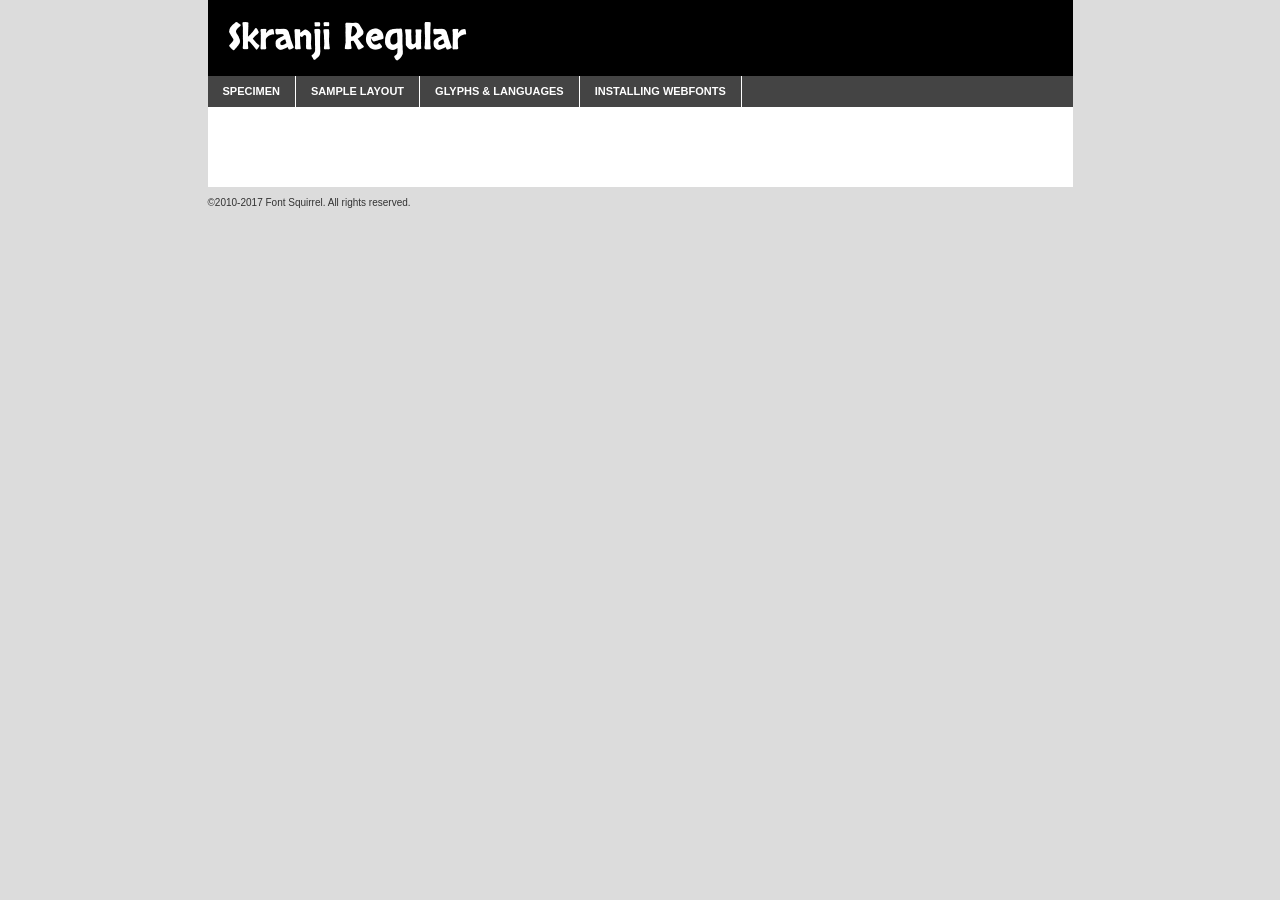
<file: fonts/skranji-regular-demo.html>
<!DOCTYPE html PUBLIC "-//W3C//DTD XHTML 1.0 Transitional//EN"
        "http://www.w3.org/TR/xhtml1/DTD/xhtml1-transitional.dtd">

<html xmlns="http://www.w3.org/1999/xhtml" xml:lang="en" lang="en">
<head>
    <meta http-equiv="Content-Type" content="text/html; charset=utf-8"/>
    <script src="http://ajax.googleapis.com/ajax/libs/jquery/1.7.2/jquery.min.js" type="text/javascript" charset="utf-8"></script>
    <script type="text/javascript">
		(function($) {
			$.fn.easyTabs = function(option) {
				var param = jQuery.extend({ fadeSpeed: 'fast', defaultContent: 1, activeClass: 'active' }, option);
				$(this).each(function() {
					var thisId = '#' + this.id;
					if ( param.defaultContent == '' )
					{
						param.defaultContent = 1;
					}
					if ( typeof param.defaultContent == 'number' )
					{
						var defaultTab = $(thisId + ' .tabs li:eq(' + (param.defaultContent - 1) + ') a').attr('href').substr(1);
					}
					else
					{
						var defaultTab = param.defaultContent;
					}
					$(thisId + ' .tabs li a').each(function() {
						var tabToHide = $(this).attr('href').substr(1);
						$('#' + tabToHide).addClass('easytabs-tab-content');
					});
					hideAll();
					changeContent(defaultTab);

					function hideAll() {$(thisId + ' .easytabs-tab-content').hide();}

					function changeContent(tabId)
					{
						hideAll();
						$(thisId + ' .tabs li').removeClass(param.activeClass);
						$(thisId + ' .tabs li a[href=#' + tabId + ']').closest('li').addClass(param.activeClass);
						if ( param.fadeSpeed != 'none' )
						{
							$(thisId + ' #' + tabId).fadeIn(param.fadeSpeed);
						}
						else
						{
							$(thisId + ' #' + tabId).show();
						}
					}

					$(thisId + ' .tabs li').click(function() {
						var tabId = $(this).find('a').attr('href').substr(1);
						changeContent(tabId);
						return false;
					});
				});
			}
		})(jQuery);
    </script>
    <link rel="stylesheet" href="specimen_files/specimen_stylesheet.css" type="text/css" charset="utf-8"/>
    <link rel="stylesheet" href="stylesheet.css" type="text/css" charset="utf-8"/>

    <style type="text/css">
        		body {
			font-family: 'skranjiregular';
        		}

            </style>

    <title>Skranji Regular Specimen</title>


    <script type="text/javascript" charset="utf-8">
		$(document).ready(function() {
			$('#container').easyTabs({ defaultContent: 1 });
		});
    </script>
</head>

<body>
<div id="container">
    <div id="header">
		Skranji Regular    </div>
    <ul class="tabs">
        <li><a href="#specimen">Specimen</a></li>
        <li><a href="#layout">Sample Layout</a></li>
		        <li><a href="#glyphs">Glyphs &amp; Languages</a></li>
        <li><a href="#installing">Installing Webfonts</a></li>

    </ul>

    <div id="main_content">


        <div id="specimen">

            <div class="section">
                <div class="grid12 firstcol">
                    <div class="huge">AaBb</div>
                </div>
            </div>

            <div class="section">
                <div class="glyph_range">A&#x200B;B&#x200b;C&#x200b;D&#x200b;E&#x200b;F&#x200b;G&#x200b;H&#x200b;I&#x200b;J&#x200b;K&#x200b;L&#x200b;M&#x200b;N&#x200b;O&#x200b;P&#x200b;Q&#x200b;R&#x200b;S&#x200b;T&#x200b;U&#x200b;V&#x200b;W&#x200b;X&#x200b;Y&#x200b;Z&#x200b;a&#x200b;b&#x200b;c&#x200b;d&#x200b;e&#x200b;f&#x200b;g&#x200b;h&#x200b;i&#x200b;j&#x200b;k&#x200b;l&#x200b;m&#x200b;n&#x200b;o&#x200b;p&#x200b;q&#x200b;r&#x200b;s&#x200b;t&#x200b;u&#x200b;v&#x200b;w&#x200b;x&#x200b;y&#x200b;z&#x200b;1&#x200b;2&#x200b;3&#x200b;4&#x200b;5&#x200b;6&#x200b;7&#x200b;8&#x200b;9&#x200b;0&#x200b;&amp;&#x200b;.&#x200b;,&#x200b;?&#x200b;!&#x200b;&#64;&#x200b;(&#x200b;)&#x200b;#&#x200b;$&#x200b;%&#x200b;*&#x200b;+&#x200b;-&#x200b;=&#x200b;:&#x200b;;</div>
            </div>
            <div class="section">
                <div class="grid12 firstcol">
                    <table class="sample_table">
                        <tr>
                            <td>10</td>
                            <td class="size10">abcdefghijklmnopqrstuvwxyzABCDEFGHIJKLMNOPQRSTUVWXYZ0123456789abcdefghijklmnopqrstuvwxyzABCDEFGHIJKLMNOPQRSTUVWXYZ0123456789abcdefghijklmnopqrstuvwxyzABCDEFGHIJKLMNOPQRSTUVWXYZ</td>
                        </tr>
                        <tr>
                            <td>11</td>
                            <td class="size11">abcdefghijklmnopqrstuvwxyzABCDEFGHIJKLMNOPQRSTUVWXYZ0123456789abcdefghijklmnopqrstuvwxyzABCDEFGHIJKLMNOPQRSTUVWXYZ0123456789abcdefghijklmnopqrstuvwxyzABCDEFGHIJKLMNOPQRSTUVWXYZ</td>
                        </tr>
                        <tr>
                            <td>12</td>
                            <td class="size12">abcdefghijklmnopqrstuvwxyzABCDEFGHIJKLMNOPQRSTUVWXYZ0123456789abcdefghijklmnopqrstuvwxyzABCDEFGHIJKLMNOPQRSTUVWXYZ0123456789abcdefghijklmnopqrstuvwxyzABCDEFGHIJKLMNOPQRSTUVWXYZ</td>
                        </tr>
                        <tr>
                            <td>13</td>
                            <td class="size13">abcdefghijklmnopqrstuvwxyzABCDEFGHIJKLMNOPQRSTUVWXYZ0123456789abcdefghijklmnopqrstuvwxyzABCDEFGHIJKLMNOPQRSTUVWXYZ0123456789abcdefghijklmnopqrstuvwxyzABCDEFGHIJKLMNOPQRSTUVWXYZ</td>
                        </tr>
                        <tr>
                            <td>14</td>
                            <td class="size14">abcdefghijklmnopqrstuvwxyzABCDEFGHIJKLMNOPQRSTUVWXYZ0123456789abcdefghijklmnopqrstuvwxyzABCDEFGHIJKLMNOPQRSTUVWXYZ0123456789abcdefghijklmnopqrstuvwxyzABCDEFGHIJKLMNOPQRSTUVWXYZ</td>
                        </tr>
                        <tr>
                            <td>16</td>
                            <td class="size16">abcdefghijklmnopqrstuvwxyzABCDEFGHIJKLMNOPQRSTUVWXYZ0123456789abcdefghijklmnopqrstuvwxyzABCDEFGHIJKLMNOPQRSTUVWXYZ</td>
                        </tr>
                        <tr>
                            <td>18</td>
                            <td class="size18">abcdefghijklmnopqrstuvwxyzABCDEFGHIJKLMNOPQRSTUVWXYZ0123456789abcdefghijklmnopqrstuvwxyzABCDEFGHIJKLMNOPQRSTUVWXYZ</td>
                        </tr>
                        <tr>
                            <td>20</td>
                            <td class="size20">abcdefghijklmnopqrstuvwxyzABCDEFGHIJKLMNOPQRSTUVWXYZ0123456789abcdefghijklmnopqrstuvwxyzABCDEFGHIJKLMNOPQRSTUVWXYZ</td>
                        </tr>
                        <tr>
                            <td>24</td>
                            <td class="size24">abcdefghijklmnopqrstuvwxyzABCDEFGHIJKLMNOPQRSTUVWXYZ0123456789abcdefghijklmnopqrstuvwxyzABCDEFGHIJKLMNOPQRSTUVWXYZ</td>
                        </tr>
                        <tr>
                            <td>30</td>
                            <td class="size30">abcdefghijklmnopqrstuvwxyzABCDEFGHIJKLMNOPQRSTUVWXYZ0123456789abcdefghijklmnopqrstuvwxyzABCDEFGHIJKLMNOPQRSTUVWXYZ</td>
                        </tr>
                        <tr>
                            <td>36</td>
                            <td class="size36">abcdefghijklmnopqrstuvwxyzABCDEFGHIJKLMNOPQRSTUVWXYZ0123456789abcdefghijklmnopqrstuvwxyzABCDEFGHIJKLMNOPQRSTUVWXYZ</td>
                        </tr>
                        <tr>
                            <td>48</td>
                            <td class="size48">abcdefghijklmnopqrstuvwxyzABCDEFGHIJKLMNOPQRSTUVWXYZ0123456789abcdefghijklmnopqrstuvwxyzABCDEFGHIJKLMNOPQRSTUVWXYZ</td>
                        </tr>
                        <tr>
                            <td>60</td>
                            <td class="size60">abcdefghijklmnopqrstuvwxyzABCDEFGHIJKLMNOPQRSTUVWXYZ0123456789abcdefghijklmnopqrstuvwxyzABCDEFGHIJKLMNOPQRSTUVWXYZ</td>
                        </tr>
                        <tr>
                            <td>72</td>
                            <td class="size72">abcdefghijklmnopqrstuvwxyzABCDEFGHIJKLMNOPQRSTUVWXYZ0123456789abcdefghijklmnopqrstuvwxyzABCDEFGHIJKLMNOPQRSTUVWXYZ</td>
                        </tr>
                        <tr>
                            <td>90</td>
                            <td class="size90">abcdefghijklmnopqrstuvwxyzABCDEFGHIJKLMNOPQRSTUVWXYZ0123456789abcdefghijklmnopqrstuvwxyzABCDEFGHIJKLMNOPQRSTUVWXYZ</td>
                        </tr>
                    </table>

                </div>

            </div>


            <div class="section" id="bodycomparison">


                <div id="xheight">
                    <div class="fontbody">&#x25FC;&#x25FC;&#x25FC;&#x25FC;&#x25FC;&#x25FC;&#x25FC;&#x25FC;&#x25FC;&#x25FC;&#x25FC;&#x25FC;&#x25FC;&#x25FC;&#x25FC;&#x25FC;&#x25FC;&#x25FC;&#x25FC;&#x25FC;&#x25FC;&#x25FC;&#x25FC;&#x25FC;&#x25FC;&#x25FC;&#x25FC;&#x25FC;&#x25FC;&#x25FC;&#x25FC;&#x25FC;&#x25FC;&#x25FC;&#x25FC;&#x25FC;&#x25FC;&#x25FC;&#x25FC;&#x25FC;&#x25FC;&#x25FC;&#x25FC;&#x25FC;&#x25FC;&#x25FC;&#x25FC;&#x25FC;&#x25FC;&#x25FC;&#x25FC;&#x25FC;&#x25FC;&#x25FC;&#x25FC;&#x25FC;&#x25FC;&#x25FC;&#x25FC;&#x25FC;&#x25FC;&#x25FC;&#x25FC;&#x25FC;&#x25FC;&#x25FC;&#x25FC;&#x25FC;&#x25FC;&#x25FC;&#x25FC;&#x25FC;&#x25FC;&#x25FC;&#x25FC;&#x25FC;&#x25FC;&#x25FC;&#x25FC;&#x25FC;&#x25FC;&#x25FC;&#x25FC;&#x25FC;&#x25FC;&#x25FC;&#x25FC;&#x25FC;&#x25FC;&#x25FC;&#x25FC;&#x25FC;&#x25FC;&#x25FC;&#x25FC;&#x25FC;&#x25FC;&#x25FC;&#x25FC;body</div>
                    <div class="arialbody">body</div>
                    <div class="verdanabody">body</div>
                    <div class="georgiabody">body</div>
                </div>
                <div class="fontbody" style="z-index:1">
                    body<span>Skranji Regular</span>
                </div>
                <div class="arialbody" style="z-index:1">
                    body<span>Arial</span>
                </div>
                <div class="verdanabody" style="z-index:1">
                    body<span>Verdana</span>
                </div>
                <div class="georgiabody" style="z-index:1">
                    body<span>Georgia</span>
                </div>


            </div>


            <div class="section psample psample_row1" id="">

                <div class="grid2 firstcol">
                    <p class="size10"><span>10.</span>Aenean lacinia bibendum nulla sed consectetur. Fusce dapibus, tellus ac cursus commodo, tortor mauris condimentum nibh, ut fermentum massa justo sit amet risus. Nullam id dolor id nibh ultricies vehicula ut id elit. Cum sociis natoque penatibus et magnis dis parturient montes, nascetur ridiculus mus. Nulla vitae elit libero, a pharetra augue.</p>

                </div>
                <div class="grid3">
                    <p class="size11"><span>11.</span>Aenean lacinia bibendum nulla sed consectetur. Fusce dapibus, tellus ac cursus commodo, tortor mauris condimentum nibh, ut fermentum massa justo sit amet risus. Nullam id dolor id nibh ultricies vehicula ut id elit. Cum sociis natoque penatibus et magnis dis parturient montes, nascetur ridiculus mus. Nulla vitae elit libero, a pharetra augue.</p>

                </div>
                <div class="grid3">
                    <p class="size12"><span>12.</span>Aenean lacinia bibendum nulla sed consectetur. Fusce dapibus, tellus ac cursus commodo, tortor mauris condimentum nibh, ut fermentum massa justo sit amet risus. Nullam id dolor id nibh ultricies vehicula ut id elit. Cum sociis natoque penatibus et magnis dis parturient montes, nascetur ridiculus mus. Nulla vitae elit libero, a pharetra augue.</p>

                </div>
                <div class="grid4">
                    <p class="size13"><span>13.</span>Aenean lacinia bibendum nulla sed consectetur. Fusce dapibus, tellus ac cursus commodo, tortor mauris condimentum nibh, ut fermentum massa justo sit amet risus. Nullam id dolor id nibh ultricies vehicula ut id elit. Cum sociis natoque penatibus et magnis dis parturient montes, nascetur ridiculus mus. Nulla vitae elit libero, a pharetra augue.</p>

                </div>
                <div class="white_blend"></div>

            </div>
            <div class="section psample psample_row2" id="">
                <div class="grid3 firstcol">
                    <p class="size14"><span>14.</span>Aenean lacinia bibendum nulla sed consectetur. Fusce dapibus, tellus ac cursus commodo, tortor mauris condimentum nibh, ut fermentum massa justo sit amet risus. Nullam id dolor id nibh ultricies vehicula ut id elit. Cum sociis natoque penatibus et magnis dis parturient montes, nascetur ridiculus mus. Nulla vitae elit libero, a pharetra augue.</p>

                </div>
                <div class="grid4">
                    <p class="size16"><span>16.</span>Aenean lacinia bibendum nulla sed consectetur. Fusce dapibus, tellus ac cursus commodo, tortor mauris condimentum nibh, ut fermentum massa justo sit amet risus. Nullam id dolor id nibh ultricies vehicula ut id elit. Cum sociis natoque penatibus et magnis dis parturient montes, nascetur ridiculus mus. Nulla vitae elit libero, a pharetra augue.</p>

                </div>
                <div class="grid5">
                    <p class="size18"><span>18.</span>Aenean lacinia bibendum nulla sed consectetur. Fusce dapibus, tellus ac cursus commodo, tortor mauris condimentum nibh, ut fermentum massa justo sit amet risus. Nullam id dolor id nibh ultricies vehicula ut id elit. Cum sociis natoque penatibus et magnis dis parturient montes, nascetur ridiculus mus. Nulla vitae elit libero, a pharetra augue.</p>

                </div>

                <div class="white_blend"></div>

            </div>

            <div class="section psample psample_row3" id="">
                <div class="grid5 firstcol">
                    <p class="size20"><span>20.</span>Aenean lacinia bibendum nulla sed consectetur. Fusce dapibus, tellus ac cursus commodo, tortor mauris condimentum nibh, ut fermentum massa justo sit amet risus. Nullam id dolor id nibh ultricies vehicula ut id elit. Cum sociis natoque penatibus et magnis dis parturient montes, nascetur ridiculus mus. Nulla vitae elit libero, a pharetra augue.</p>
                </div>
                <div class="grid7">
                    <p class="size24"><span>24.</span>Aenean lacinia bibendum nulla sed consectetur. Fusce dapibus, tellus ac cursus commodo, tortor mauris condimentum nibh, ut fermentum massa justo sit amet risus. Nullam id dolor id nibh ultricies vehicula ut id elit. Cum sociis natoque penatibus et magnis dis parturient montes, nascetur ridiculus mus. Nulla vitae elit libero, a pharetra augue.</p>
                </div>

                <div class="white_blend"></div>

            </div>

            <div class="section psample psample_row4" id="">
                <div class="grid12 firstcol">
                    <p class="size30"><span>30.</span>Aenean lacinia bibendum nulla sed consectetur. Fusce dapibus, tellus ac cursus commodo, tortor mauris condimentum nibh, ut fermentum massa justo sit amet risus. Nullam id dolor id nibh ultricies vehicula ut id elit. Cum sociis natoque penatibus et magnis dis parturient montes, nascetur ridiculus mus. Nulla vitae elit libero, a pharetra augue.</p>
                </div>
                <div class="white_blend"></div>

            </div>


            <div class="section psample psample_row1 fullreverse">
                <div class="grid2 firstcol">
                    <p class="size10"><span>10.</span>Aenean lacinia bibendum nulla sed consectetur. Fusce dapibus, tellus ac cursus commodo, tortor mauris condimentum nibh, ut fermentum massa justo sit amet risus. Nullam id dolor id nibh ultricies vehicula ut id elit. Cum sociis natoque penatibus et magnis dis parturient montes, nascetur ridiculus mus. Nulla vitae elit libero, a pharetra augue.</p>

                </div>
                <div class="grid3">
                    <p class="size11"><span>11.</span>Aenean lacinia bibendum nulla sed consectetur. Fusce dapibus, tellus ac cursus commodo, tortor mauris condimentum nibh, ut fermentum massa justo sit amet risus. Nullam id dolor id nibh ultricies vehicula ut id elit. Cum sociis natoque penatibus et magnis dis parturient montes, nascetur ridiculus mus. Nulla vitae elit libero, a pharetra augue.</p>

                </div>
                <div class="grid3">
                    <p class="size12"><span>12.</span>Aenean lacinia bibendum nulla sed consectetur. Fusce dapibus, tellus ac cursus commodo, tortor mauris condimentum nibh, ut fermentum massa justo sit amet risus. Nullam id dolor id nibh ultricies vehicula ut id elit. Cum sociis natoque penatibus et magnis dis parturient montes, nascetur ridiculus mus. Nulla vitae elit libero, a pharetra augue.</p>

                </div>
                <div class="grid4">
                    <p class="size13"><span>13.</span>Aenean lacinia bibendum nulla sed consectetur. Fusce dapibus, tellus ac cursus commodo, tortor mauris condimentum nibh, ut fermentum massa justo sit amet risus. Nullam id dolor id nibh ultricies vehicula ut id elit. Cum sociis natoque penatibus et magnis dis parturient montes, nascetur ridiculus mus. Nulla vitae elit libero, a pharetra augue.</p>

                </div>
                <div class="black_blend"></div>

            </div>

            <div class="section psample psample_row2 fullreverse">
                <div class="grid3 firstcol">
                    <p class="size14"><span>14.</span>Aenean lacinia bibendum nulla sed consectetur. Fusce dapibus, tellus ac cursus commodo, tortor mauris condimentum nibh, ut fermentum massa justo sit amet risus. Nullam id dolor id nibh ultricies vehicula ut id elit. Cum sociis natoque penatibus et magnis dis parturient montes, nascetur ridiculus mus. Nulla vitae elit libero, a pharetra augue.</p>

                </div>
                <div class="grid4">
                    <p class="size16"><span>16.</span>Aenean lacinia bibendum nulla sed consectetur. Fusce dapibus, tellus ac cursus commodo, tortor mauris condimentum nibh, ut fermentum massa justo sit amet risus. Nullam id dolor id nibh ultricies vehicula ut id elit. Cum sociis natoque penatibus et magnis dis parturient montes, nascetur ridiculus mus. Nulla vitae elit libero, a pharetra augue.</p>

                </div>
                <div class="grid5">
                    <p class="size18"><span>18.</span>Aenean lacinia bibendum nulla sed consectetur. Fusce dapibus, tellus ac cursus commodo, tortor mauris condimentum nibh, ut fermentum massa justo sit amet risus. Nullam id dolor id nibh ultricies vehicula ut id elit. Cum sociis natoque penatibus et magnis dis parturient montes, nascetur ridiculus mus. Nulla vitae elit libero, a pharetra augue.</p>

                </div>
                <div class="black_blend"></div>

            </div>

            <div class="section psample fullreverse psample_row3" id="">
                <div class="grid5 firstcol">
                    <p class="size20"><span>20.</span>Aenean lacinia bibendum nulla sed consectetur. Fusce dapibus, tellus ac cursus commodo, tortor mauris condimentum nibh, ut fermentum massa justo sit amet risus. Nullam id dolor id nibh ultricies vehicula ut id elit. Cum sociis natoque penatibus et magnis dis parturient montes, nascetur ridiculus mus. Nulla vitae elit libero, a pharetra augue.</p>
                </div>
                <div class="grid7">
                    <p class="size24"><span>24.</span>Aenean lacinia bibendum nulla sed consectetur. Fusce dapibus, tellus ac cursus commodo, tortor mauris condimentum nibh, ut fermentum massa justo sit amet risus. Nullam id dolor id nibh ultricies vehicula ut id elit. Cum sociis natoque penatibus et magnis dis parturient montes, nascetur ridiculus mus. Nulla vitae elit libero, a pharetra augue.</p>
                </div>

                <div class="black_blend"></div>

            </div>

            <div class="section psample fullreverse psample_row4" id="" style="border-bottom: 20px #000 solid;">
                <div class="grid12 firstcol">
                    <p class="size30"><span>30.</span>Aenean lacinia bibendum nulla sed consectetur. Fusce dapibus, tellus ac cursus commodo, tortor mauris condimentum nibh, ut fermentum massa justo sit amet risus. Nullam id dolor id nibh ultricies vehicula ut id elit. Cum sociis natoque penatibus et magnis dis parturient montes, nascetur ridiculus mus. Nulla vitae elit libero, a pharetra augue.</p>
                </div>
                <div class="black_blend"></div>

            </div>


        </div>

        <div id="layout">

            <div class="section">

                <div class="grid12 firstcol">
                    <h1>Lorem Ipsum Dolor</h1>
                    <h2>Etiam porta sem malesuada magna mollis euismod</h2>

                    <p class="byline">By <a href="#link">Aenean Lacinia</a></p>
                </div>
            </div>
            <div class="section">
                <div class="grid8 firstcol">
                    <p class="large">Donec sed odio dui. Morbi leo risus, porta ac consectetur ac, vestibulum at eros. Fusce dapibus, tellus ac cursus commodo, tortor mauris condimentum nibh, ut fermentum massa justo sit amet risus. </p>


                    <h3>Pellentesque ornare sem</h3>

                    <p>Maecenas sed diam eget risus varius blandit sit amet non magna. Maecenas faucibus mollis interdum. Donec ullamcorper nulla non metus auctor fringilla. Nullam id dolor id nibh ultricies vehicula ut id elit. Nullam id dolor id nibh ultricies vehicula ut id elit. </p>

                    <p>Aenean eu leo quam. Pellentesque ornare sem lacinia quam venenatis vestibulum. Lorem ipsum dolor sit amet, consectetur adipiscing elit. Cum sociis natoque penatibus et magnis dis parturient montes, nascetur ridiculus mus. </p>

                    <p>Nulla vitae elit libero, a pharetra augue. Praesent commodo cursus magna, vel scelerisque nisl consectetur et. Aenean lacinia bibendum nulla sed consectetur. </p>

                    <p>Nullam quis risus eget urna mollis ornare vel eu leo. Nullam quis risus eget urna mollis ornare vel eu leo. Maecenas sed diam eget risus varius blandit sit amet non magna. Donec ullamcorper nulla non metus auctor fringilla. </p>

                    <h3>Cras mattis consectetur</h3>

                    <p>Aenean eu leo quam. Pellentesque ornare sem lacinia quam venenatis vestibulum. Aenean lacinia bibendum nulla sed consectetur. Integer posuere erat a ante venenatis dapibus posuere velit aliquet. Cras mattis consectetur purus sit amet fermentum. </p>

                    <p>Nullam id dolor id nibh ultricies vehicula ut id elit. Nullam quis risus eget urna mollis ornare vel eu leo. Cras mattis consectetur purus sit amet fermentum.</p>
                </div>

                <div class="grid4 sidebar">

                    <div class="box reverse">
                        <p class="last">Nullam quis risus eget urna mollis ornare vel eu leo. Donec ullamcorper nulla non metus auctor fringilla. Cras mattis consectetur purus sit amet fermentum. Sed posuere consectetur est at lobortis. Lorem ipsum dolor sit amet, consectetur adipiscing elit. </p>
                    </div>

                    <p class="caption">Maecenas sed diam eget risus varius.</p>

                    <p>Vestibulum id ligula porta felis euismod semper. Integer posuere erat a ante venenatis dapibus posuere velit aliquet. Vestibulum id ligula porta felis euismod semper. Sed posuere consectetur est at lobortis. Maecenas sed diam eget risus varius blandit sit amet non magna. Fusce dapibus, tellus ac cursus commodo, tortor mauris condimentum nibh, ut fermentum massa justo sit amet risus. </p>


                    <p>Duis mollis, est non commodo luctus, nisi erat porttitor ligula, eget lacinia odio sem nec elit. Aenean lacinia bibendum nulla sed consectetur. Vivamus sagittis lacus vel augue laoreet rutrum faucibus dolor auctor. Aenean lacinia bibendum nulla sed consectetur. Nullam quis risus eget urna mollis ornare vel eu leo. </p>

                    <p>Praesent commodo cursus magna, vel scelerisque nisl consectetur et. Donec ullamcorper nulla non metus auctor fringilla. Maecenas faucibus mollis interdum. Fusce dapibus, tellus ac cursus commodo, tortor mauris condimentum nibh, ut fermentum massa justo sit amet risus. </p>

                </div>
            </div>

        </div>


		

        <div id="glyphs">
            <div class="section">
                <div class="grid12 firstcol">

                    <h1>Language Support</h1>
                    <p>The subset of Skranji Regular in this kit supports the following languages:<br/>

						Albanian, Basque, Breton, Chamorro, Danish, Dutch, English, Faroese, Finnish, French, Frisian, Galician, German, Icelandic, Italian, Malagasy, Norwegian, Portuguese, Spanish, Alsatian, Aragonese, Arapaho, Arrernte, Asturian, Aymara, Bislama, Cebuano, Corsican, Fijian, French_creole, Genoese, Gilbertese, Greenlandic, Haitian_creole, Hiligaynon, Hmong, Hopi, Ibanag, Iloko_ilokano, Indonesian, Interglossa_glosa, Interlingua, Irish_gaelic, Jerriais, Lojban, Lombard, Luxembourgeois, Manx, Mohawk, Norfolk_pitcairnese, Occitan, Oromo, Pangasinan, Papiamento, Piedmontese, Potawatomi, Rhaeto-romance, Romansh, Rotokas, Sami_lule, Samoan, Sardinian, Scots_gaelic, Seychelles_creole, Shona, Sicilian, Somali, Southern_ndebele, Swahili, Swati_swazi, Tagalog_filipino_pilipino, Tetum, Tok_pisin, Uyghur_latinized, Volapuk, Walloon, Warlpiri, Xhosa, Yapese, Zulu, Latinbasic, Ubasic, Demo                    </p>
                    <h1>Glyph Chart</h1>
                    <p>The subset of Skranji Regular in this kit includes all the glyphs listed below. Unicode entities are included above each glyph to help you insert individual characters into your layout.</p>
                    <div id="glyph_chart">

																				                                <div><p>&amp;#32;</p>&#32;</div>
																				                                <div><p>&amp;#33;</p>&#33;</div>
																				                                <div><p>&amp;#34;</p>&#34;</div>
																				                                <div><p>&amp;#35;</p>&#35;</div>
																				                                <div><p>&amp;#36;</p>&#36;</div>
																				                                <div><p>&amp;#37;</p>&#37;</div>
																				                                <div><p>&amp;#38;</p>&#38;</div>
																				                                <div><p>&amp;#39;</p>&#39;</div>
																				                                <div><p>&amp;#40;</p>&#40;</div>
																				                                <div><p>&amp;#41;</p>&#41;</div>
																				                                <div><p>&amp;#42;</p>&#42;</div>
																				                                <div><p>&amp;#43;</p>&#43;</div>
																				                                <div><p>&amp;#44;</p>&#44;</div>
																				                                <div><p>&amp;#45;</p>&#45;</div>
																				                                <div><p>&amp;#46;</p>&#46;</div>
																				                                <div><p>&amp;#47;</p>&#47;</div>
																				                                <div><p>&amp;#48;</p>&#48;</div>
																				                                <div><p>&amp;#49;</p>&#49;</div>
																				                                <div><p>&amp;#50;</p>&#50;</div>
																				                                <div><p>&amp;#51;</p>&#51;</div>
																				                                <div><p>&amp;#52;</p>&#52;</div>
																				                                <div><p>&amp;#53;</p>&#53;</div>
																				                                <div><p>&amp;#54;</p>&#54;</div>
																				                                <div><p>&amp;#55;</p>&#55;</div>
																				                                <div><p>&amp;#56;</p>&#56;</div>
																				                                <div><p>&amp;#57;</p>&#57;</div>
																				                                <div><p>&amp;#58;</p>&#58;</div>
																				                                <div><p>&amp;#59;</p>&#59;</div>
																				                                <div><p>&amp;#60;</p>&#60;</div>
																				                                <div><p>&amp;#61;</p>&#61;</div>
																				                                <div><p>&amp;#62;</p>&#62;</div>
																				                                <div><p>&amp;#63;</p>&#63;</div>
																				                                <div><p>&amp;#64;</p>&#64;</div>
																				                                <div><p>&amp;#65;</p>&#65;</div>
																				                                <div><p>&amp;#66;</p>&#66;</div>
																				                                <div><p>&amp;#67;</p>&#67;</div>
																				                                <div><p>&amp;#68;</p>&#68;</div>
																				                                <div><p>&amp;#69;</p>&#69;</div>
																				                                <div><p>&amp;#70;</p>&#70;</div>
																				                                <div><p>&amp;#71;</p>&#71;</div>
																				                                <div><p>&amp;#72;</p>&#72;</div>
																				                                <div><p>&amp;#73;</p>&#73;</div>
																				                                <div><p>&amp;#74;</p>&#74;</div>
																				                                <div><p>&amp;#75;</p>&#75;</div>
																				                                <div><p>&amp;#76;</p>&#76;</div>
																				                                <div><p>&amp;#77;</p>&#77;</div>
																				                                <div><p>&amp;#78;</p>&#78;</div>
																				                                <div><p>&amp;#79;</p>&#79;</div>
																				                                <div><p>&amp;#80;</p>&#80;</div>
																				                                <div><p>&amp;#81;</p>&#81;</div>
																				                                <div><p>&amp;#82;</p>&#82;</div>
																				                                <div><p>&amp;#83;</p>&#83;</div>
																				                                <div><p>&amp;#84;</p>&#84;</div>
																				                                <div><p>&amp;#85;</p>&#85;</div>
																				                                <div><p>&amp;#86;</p>&#86;</div>
																				                                <div><p>&amp;#87;</p>&#87;</div>
																				                                <div><p>&amp;#88;</p>&#88;</div>
																				                                <div><p>&amp;#89;</p>&#89;</div>
																				                                <div><p>&amp;#90;</p>&#90;</div>
																				                                <div><p>&amp;#91;</p>&#91;</div>
																				                                <div><p>&amp;#92;</p>&#92;</div>
																				                                <div><p>&amp;#93;</p>&#93;</div>
																				                                <div><p>&amp;#94;</p>&#94;</div>
																				                                <div><p>&amp;#95;</p>&#95;</div>
																				                                <div><p>&amp;#96;</p>&#96;</div>
																				                                <div><p>&amp;#97;</p>&#97;</div>
																				                                <div><p>&amp;#98;</p>&#98;</div>
																				                                <div><p>&amp;#99;</p>&#99;</div>
																				                                <div><p>&amp;#100;</p>&#100;</div>
																				                                <div><p>&amp;#101;</p>&#101;</div>
																				                                <div><p>&amp;#102;</p>&#102;</div>
																				                                <div><p>&amp;#103;</p>&#103;</div>
																				                                <div><p>&amp;#104;</p>&#104;</div>
																				                                <div><p>&amp;#105;</p>&#105;</div>
																				                                <div><p>&amp;#106;</p>&#106;</div>
																				                                <div><p>&amp;#107;</p>&#107;</div>
																				                                <div><p>&amp;#108;</p>&#108;</div>
																				                                <div><p>&amp;#109;</p>&#109;</div>
																				                                <div><p>&amp;#110;</p>&#110;</div>
																				                                <div><p>&amp;#111;</p>&#111;</div>
																				                                <div><p>&amp;#112;</p>&#112;</div>
																				                                <div><p>&amp;#113;</p>&#113;</div>
																				                                <div><p>&amp;#114;</p>&#114;</div>
																				                                <div><p>&amp;#115;</p>&#115;</div>
																				                                <div><p>&amp;#116;</p>&#116;</div>
																				                                <div><p>&amp;#117;</p>&#117;</div>
																				                                <div><p>&amp;#118;</p>&#118;</div>
																				                                <div><p>&amp;#119;</p>&#119;</div>
																				                                <div><p>&amp;#120;</p>&#120;</div>
																				                                <div><p>&amp;#121;</p>&#121;</div>
																				                                <div><p>&amp;#122;</p>&#122;</div>
																				                                <div><p>&amp;#123;</p>&#123;</div>
																				                                <div><p>&amp;#124;</p>&#124;</div>
																				                                <div><p>&amp;#125;</p>&#125;</div>
																				                                <div><p>&amp;#126;</p>&#126;</div>
																				                                <div><p>&amp;#160;</p>&#160;</div>
																				                                <div><p>&amp;#161;</p>&#161;</div>
																				                                <div><p>&amp;#162;</p>&#162;</div>
																				                                <div><p>&amp;#163;</p>&#163;</div>
																				                                <div><p>&amp;#164;</p>&#164;</div>
																				                                <div><p>&amp;#165;</p>&#165;</div>
																				                                <div><p>&amp;#166;</p>&#166;</div>
																				                                <div><p>&amp;#167;</p>&#167;</div>
																				                                <div><p>&amp;#168;</p>&#168;</div>
																				                                <div><p>&amp;#169;</p>&#169;</div>
																				                                <div><p>&amp;#170;</p>&#170;</div>
																				                                <div><p>&amp;#171;</p>&#171;</div>
																				                                <div><p>&amp;#172;</p>&#172;</div>
																				                                <div><p>&amp;#173;</p>&#173;</div>
																				                                <div><p>&amp;#174;</p>&#174;</div>
																				                                <div><p>&amp;#175;</p>&#175;</div>
																				                                <div><p>&amp;#176;</p>&#176;</div>
																				                                <div><p>&amp;#177;</p>&#177;</div>
																				                                <div><p>&amp;#178;</p>&#178;</div>
																				                                <div><p>&amp;#179;</p>&#179;</div>
																				                                <div><p>&amp;#180;</p>&#180;</div>
																				                                <div><p>&amp;#181;</p>&#181;</div>
																				                                <div><p>&amp;#182;</p>&#182;</div>
																				                                <div><p>&amp;#183;</p>&#183;</div>
																				                                <div><p>&amp;#184;</p>&#184;</div>
																				                                <div><p>&amp;#185;</p>&#185;</div>
																				                                <div><p>&amp;#186;</p>&#186;</div>
																				                                <div><p>&amp;#187;</p>&#187;</div>
																				                                <div><p>&amp;#188;</p>&#188;</div>
																				                                <div><p>&amp;#189;</p>&#189;</div>
																				                                <div><p>&amp;#190;</p>&#190;</div>
																				                                <div><p>&amp;#191;</p>&#191;</div>
																				                                <div><p>&amp;#192;</p>&#192;</div>
																				                                <div><p>&amp;#193;</p>&#193;</div>
																				                                <div><p>&amp;#194;</p>&#194;</div>
																				                                <div><p>&amp;#195;</p>&#195;</div>
																				                                <div><p>&amp;#196;</p>&#196;</div>
																				                                <div><p>&amp;#197;</p>&#197;</div>
																				                                <div><p>&amp;#198;</p>&#198;</div>
																				                                <div><p>&amp;#199;</p>&#199;</div>
																				                                <div><p>&amp;#200;</p>&#200;</div>
																				                                <div><p>&amp;#201;</p>&#201;</div>
																				                                <div><p>&amp;#202;</p>&#202;</div>
																				                                <div><p>&amp;#203;</p>&#203;</div>
																				                                <div><p>&amp;#204;</p>&#204;</div>
																				                                <div><p>&amp;#205;</p>&#205;</div>
																				                                <div><p>&amp;#206;</p>&#206;</div>
																				                                <div><p>&amp;#207;</p>&#207;</div>
																				                                <div><p>&amp;#208;</p>&#208;</div>
																				                                <div><p>&amp;#209;</p>&#209;</div>
																				                                <div><p>&amp;#210;</p>&#210;</div>
																				                                <div><p>&amp;#211;</p>&#211;</div>
																				                                <div><p>&amp;#212;</p>&#212;</div>
																				                                <div><p>&amp;#213;</p>&#213;</div>
																				                                <div><p>&amp;#214;</p>&#214;</div>
																				                                <div><p>&amp;#215;</p>&#215;</div>
																				                                <div><p>&amp;#216;</p>&#216;</div>
																				                                <div><p>&amp;#217;</p>&#217;</div>
																				                                <div><p>&amp;#218;</p>&#218;</div>
																				                                <div><p>&amp;#219;</p>&#219;</div>
																				                                <div><p>&amp;#220;</p>&#220;</div>
																				                                <div><p>&amp;#221;</p>&#221;</div>
																				                                <div><p>&amp;#222;</p>&#222;</div>
																				                                <div><p>&amp;#223;</p>&#223;</div>
																				                                <div><p>&amp;#224;</p>&#224;</div>
																				                                <div><p>&amp;#225;</p>&#225;</div>
																				                                <div><p>&amp;#226;</p>&#226;</div>
																				                                <div><p>&amp;#227;</p>&#227;</div>
																				                                <div><p>&amp;#228;</p>&#228;</div>
																				                                <div><p>&amp;#229;</p>&#229;</div>
																				                                <div><p>&amp;#230;</p>&#230;</div>
																				                                <div><p>&amp;#231;</p>&#231;</div>
																				                                <div><p>&amp;#232;</p>&#232;</div>
																				                                <div><p>&amp;#233;</p>&#233;</div>
																				                                <div><p>&amp;#234;</p>&#234;</div>
																				                                <div><p>&amp;#235;</p>&#235;</div>
																				                                <div><p>&amp;#236;</p>&#236;</div>
																				                                <div><p>&amp;#237;</p>&#237;</div>
																				                                <div><p>&amp;#238;</p>&#238;</div>
																				                                <div><p>&amp;#239;</p>&#239;</div>
																				                                <div><p>&amp;#240;</p>&#240;</div>
																				                                <div><p>&amp;#241;</p>&#241;</div>
																				                                <div><p>&amp;#242;</p>&#242;</div>
																				                                <div><p>&amp;#243;</p>&#243;</div>
																				                                <div><p>&amp;#244;</p>&#244;</div>
																				                                <div><p>&amp;#245;</p>&#245;</div>
																				                                <div><p>&amp;#246;</p>&#246;</div>
																				                                <div><p>&amp;#247;</p>&#247;</div>
																				                                <div><p>&amp;#248;</p>&#248;</div>
																				                                <div><p>&amp;#249;</p>&#249;</div>
																				                                <div><p>&amp;#250;</p>&#250;</div>
																				                                <div><p>&amp;#251;</p>&#251;</div>
																				                                <div><p>&amp;#252;</p>&#252;</div>
																				                                <div><p>&amp;#253;</p>&#253;</div>
																				                                <div><p>&amp;#254;</p>&#254;</div>
																				                                <div><p>&amp;#255;</p>&#255;</div>
																				                                <div><p>&amp;#338;</p>&#338;</div>
																				                                <div><p>&amp;#339;</p>&#339;</div>
																				                                <div><p>&amp;#376;</p>&#376;</div>
																				                                <div><p>&amp;#710;</p>&#710;</div>
																				                                <div><p>&amp;#732;</p>&#732;</div>
																				                                <div><p>&amp;#8192;</p>&#8192;</div>
																				                                <div><p>&amp;#8193;</p>&#8193;</div>
																				                                <div><p>&amp;#8194;</p>&#8194;</div>
																				                                <div><p>&amp;#8195;</p>&#8195;</div>
																				                                <div><p>&amp;#8196;</p>&#8196;</div>
																				                                <div><p>&amp;#8197;</p>&#8197;</div>
																				                                <div><p>&amp;#8198;</p>&#8198;</div>
																				                                <div><p>&amp;#8199;</p>&#8199;</div>
																				                                <div><p>&amp;#8200;</p>&#8200;</div>
																				                                <div><p>&amp;#8201;</p>&#8201;</div>
																				                                <div><p>&amp;#8202;</p>&#8202;</div>
																				                                <div><p>&amp;#8208;</p>&#8208;</div>
																				                                <div><p>&amp;#8209;</p>&#8209;</div>
																				                                <div><p>&amp;#8210;</p>&#8210;</div>
																				                                <div><p>&amp;#8211;</p>&#8211;</div>
																				                                <div><p>&amp;#8212;</p>&#8212;</div>
																				                                <div><p>&amp;#8216;</p>&#8216;</div>
																				                                <div><p>&amp;#8217;</p>&#8217;</div>
																				                                <div><p>&amp;#8218;</p>&#8218;</div>
																				                                <div><p>&amp;#8220;</p>&#8220;</div>
																				                                <div><p>&amp;#8221;</p>&#8221;</div>
																				                                <div><p>&amp;#8222;</p>&#8222;</div>
																				                                <div><p>&amp;#8226;</p>&#8226;</div>
																				                                <div><p>&amp;#8230;</p>&#8230;</div>
																				                                <div><p>&amp;#8239;</p>&#8239;</div>
																				                                <div><p>&amp;#8249;</p>&#8249;</div>
																				                                <div><p>&amp;#8250;</p>&#8250;</div>
																				                                <div><p>&amp;#8287;</p>&#8287;</div>
																				                                <div><p>&amp;#8364;</p>&#8364;</div>
																				                                <div><p>&amp;#8482;</p>&#8482;</div>
																				                                <div><p>&amp;#9724;</p>&#9724;</div>
																				                                <div><p>&amp;#64257;</p>&#64257;</div>
																				                                <div><p>&amp;#64258;</p>&#64258;</div>
																																																										                    </div>
                </div>


            </div>
        </div>


        <div id="specs">

        </div>

        <div id="installing">
            <div class="section">
                <div class="grid7 firstcol">
                    <h1>Installing Webfonts</h1>

                    <p>Webfonts are supported by all major browser platforms but not all in the same way. There are currently four different font formats that must be included in order to target all browsers. This includes TTF, WOFF, EOT and SVG.</p>

                    <h2>1. Upload your webfonts</h2>
                    <p>You must upload your webfont kit to your website. They should be in or near the same directory as your CSS files.</p>

                    <h2>2. Include the webfont stylesheet</h2>
                    <p>A special CSS @font-face declaration helps the various browsers select the appropriate font it needs without causing you a bunch of headaches. Learn more about this syntax by reading the <a href="https://www.fontspring.com/blog/further-hardening-of-the-bulletproof-syntax">Fontspring blog post</a> about it. The code for it is as follows:</p>


                    <code>
                        @font-face{
                        font-family: 'MyWebFont';
                        src: url('WebFont.eot');
                        src: url('WebFont.eot?#iefix') format('embedded-opentype'),
                        url('WebFont.woff') format('woff'),
                        url('WebFont.ttf') format('truetype'),
                        url('WebFont.svg#webfont') format('svg');
                        }
                    </code>

                    <p>We've already gone ahead and generated the code for you. All you have to do is link to the stylesheet in your HTML, like this:</p>
                    <code>&lt;link rel=&quot;stylesheet&quot; href=&quot;stylesheet.css&quot; type=&quot;text/css&quot; charset=&quot;utf-8&quot; /&gt;</code>

                    <h2>3. Modify your own stylesheet</h2>
                    <p>To take advantage of your new fonts, you must tell your stylesheet to use them. Look at the original @font-face declaration above and find the property called "font-family." The name linked there will be what you use to reference the font. Prepend that webfont name to the font stack in the "font-family" property, inside the selector you want to change. For example:</p>
                    <code>p { font-family: 'WebFont', Arial, sans-serif; }</code>

                    <h2>4. Test</h2>
                    <p>Getting webfonts to work cross-browser <em>can</em> be tricky. Use the information in the sidebar to help you if you find that fonts aren't loading in a particular browser.</p>
                </div>

                <div class="grid5 sidebar">
                    <div class="box">
                        <h2>Troubleshooting<br/>Font-Face Problems</h2>
                        <p>Having trouble getting your webfonts to load in your new website? Here are some tips to sort out what might be the problem.</p>

                        <h3>Fonts not showing in any browser</h3>

                        <p>This sounds like you need to work on the plumbing. You either did not upload the fonts to the correct directory, or you did not link the fonts properly in the CSS. If you've confirmed that all this is correct and you still have a problem, take a look at your .htaccess file and see if requests are getting intercepted.</p>

                        <h3>Fonts not loading in iPhone or iPad</h3>

                        <p>The most common problem here is that you are serving the fonts from an IIS server. IIS refuses to serve files that have unknown MIME types. If that is the case, you must set the MIME type for SVG to "image/svg+xml" in the server settings. Follow these instructions from Microsoft if you need help.</p>

                        <h3>Fonts not loading in Firefox</h3>

                        <p>The primary reason for this failure? You are still using a version Firefox older than 3.5. So upgrade already! If that isn't it, then you are very likely serving fonts from a different domain. Firefox requires that all font assets be served from the same domain. Lastly it is possible that you need to add WOFF to your list of MIME types (if you are serving via IIS.)</p>

                        <h3>Fonts not loading in IE</h3>

                        <p>Are you looking at Internet Explorer on an actual Windows machine or are you cheating by using a service like Adobe BrowserLab? Many of these screenshot services do not render @font-face for IE. Best to test it on a real machine.</p>

                        <h3>Fonts not loading in IE9</h3>

                        <p>IE9, like Firefox, requires that fonts be served from the same domain as the website. Make sure that is the case.</p>
                    </div>
                </div>
            </div>

        </div>

    </div>
    <div id="footer">
        <p>&copy;2010-2017 Font Squirrel. All rights reserved.</p>
    </div>
</div>
</body>
</html>
</file>
<file: styles.css>
@font-face {
    font-family: Skranji;
    src: url("fonts/skranji-bold-webfont.woff") format("woff"),
        url("fonts/skranji-bold-webfont.woff2") format("woff2");
}
@import url('https://fonts.googleapis.com/css2?family=Roboto:wght@500&family=Skranji:wght@700&display=swap');

body {
    font-family:'Courier New', Courier, monospace;
    font-size: 14px;
    display: flex;
    padding: 0;
    margin: 0;
    box-sizing: border-box;
}

.img-container {
    width: 35vw;
    height: 100vh;
    background-size:cover;
    background-image: url(/bike.jpg);
    display:flex;
    flex-direction: column;
    flex-shrink: 0;
}

.logo {
    font-size: 5rem;
    font-family: "Skranji";
    color: white;
    background-color: rgba(44, 43, 43, 0.450);
    display: flex;
    justify-content: center;
    align-items: center;
    margin-top: 200px;
    height: 17vh;
    padding-top: 12px
}

.logo > .img > img {
    height: 12vh;
}

.img-container > p {
    color: rgba(255, 255, 255, 1);
    margin-top: auto;
    text-align: center;
}

.form-container {
    display: flex;
    flex-direction: column;
    margin: 0;
}

.form-body {
    padding: 20px 300px 20px 50px;
    flex: 1;
}
.img-container > p > a {
    text-decoration: underline; 
    color: inherit; 
}

.header {
    font-family: 'Roboto', sans-serif;
    background-color: #f3f0f0;
    margin-top: 0;
    padding: 150px 300px 70px 50px;
    flex: 1;
}

.form-body > h2 {
    font-family: 'Roboto', sans-serif;
    
}

.form-body > form {

    margin: 0;
    width: 800px;
    display: flex;
    flex-wrap: wrap;
}

input {
    appearance: none;
    width: 250px;
    border-radius: 3px;
    height: 1.8rem;
    padding: 2px 10px;
    font-size: 1rem;
}

input:focus {
    outline: none;
    border: 2px solid blue;
}

label {
    font-size: 0.8rem;
}

.input-container {
    display: flex;
    flex-direction: column;
    width: 300px;
    margin: 15px 40px 20px 0px;
}

.footer {
    background-color: #f3f0f0;
    margin-bottom: 0;
    padding-top: 40px;
    padding-left: 70px;
    flex: 1;
}
.footer > button {
    width: 230px;
    height: 60px;
    text-align: center;
    background-color: rgb(167, 132, 69);
    color: white;
    border: none;
    border-radius: 3px;
    font-size: 1.2rem;
    font-weight: bold;
}

.footer > button:hover {
    cursor: pointer;
}

.footer > p {
    font-family: 'Georgia';
    font-size: 1.2rem;
    margin-top: 30px;
}

.footer > p > a {
    text-decoration: none;
    color: rgb(167, 132, 69);
}

span {
    display: none;
    color: red;
}

.error {
    outline: none;
    border: 2px solid red;
    color: red;

}
.onfcs {
    border: 2px solid grey;
    outline: none;
}
</file>
<file: fonts/specimen_files/specimen_stylesheet.css>
@import url('grid_12-825-55-15.css');

/*  
	CSS Reset by Eric Meyer - Released under Public Domain
    http://meyerweb.com/eric/tools/css/reset/
*/
html, body, div, span, applet, object, iframe,
h1, h2, h3, h4, h5, h6, p, blockquote, pre,
a, abbr, acronym, address, big, cite, code,
del, dfn, em, font, img, ins, kbd, q, s, samp,
small, strike, strong, sub, sup, tt, var,
b, u, i, center, dl, dt, dd, ol, ul, li,
fieldset, form, label, legend, table,
caption, tbody, tfoot, thead, tr, th, td {
	margin:         0;
	padding:        0;
	border:         0;
	outline:        0;
	font-size:      100%;
	vertical-align: baseline;
	background:     transparent;
}

body {
	line-height: 1;
}

ol, ul {
	list-style: none;
}

blockquote, q {
	quotes: none;
}

blockquote:before, blockquote:after,
q:before, q:after {
	content: '';
	content: none;
}

:focus {
	outline: 0;
}

ins {
	text-decoration: none;
}

del {
	text-decoration: line-through;
}

table {
	border-collapse: collapse;
	border-spacing:  0;
}


body {
	color:            #000;
	background-color: #dcdcdc;
}

a {
	text-decoration: none;
	color:           #1883ba;
}

h1 {
	font-size:     32px;
	font-weight:   normal;
	font-style:    normal;
	margin-bottom: 18px;
}

h2 {
	font-size: 18px;
}

#container {
	width:  865px;
	margin: 0px auto;
}


#header {
	padding:          20px;
	font-size:        36px;
	background-color: #000;
	color:            #fff;
}

#header span {
	color: #666;
}

#main_content {
	background-color: #fff;
	padding:          60px 20px 20px;
}


#footer p {
	margin:         0;
	padding-top:    10px;
	padding-bottom: 50px;
	color:          #333;
	font:           10px Arial, sans-serif;
}

.tabs {
	width:            100%;
	height:           31px;
	background-color: #444;
}

.tabs li {
	float:            left;
	margin:           0;
	overflow:         hidden;
	background-color: #444;
}

.tabs li a {
	display:         block;
	color:           #fff;
	text-decoration: none;
	font:            bold 11px/11px 'Arial';
	text-transform:  uppercase;
	padding:         10px 15px;
	border-right:    1px solid #fff;
}

.tabs li a:hover {
	background-color: #00b3ff;

}

.tabs li.active a {
	color:            #000;
	background-color: #fff;
}


div.huge {

	font-size:      300px;
	line-height:    1em;
	padding:        0;
	letter-spacing: -.02em;
	overflow:       hidden;
}

div.glyph_range {
	font-size:   72px;
	line-height: 1.1em;
}

.size10 {
	font-size: 10px;
}

.size11 {
	font-size: 11px;
}

.size12 {
	font-size: 12px;
}

.size13 {
	font-size: 13px;
}

.size14 {
	font-size: 14px;
}

.size16 {
	font-size: 16px;
}

.size18 {
	font-size: 18px;
}

.size20 {
	font-size: 20px;
}

.size24 {
	font-size: 24px;
}

.size30 {
	font-size: 30px;
}

.size36 {
	font-size: 36px;
}

.size48 {
	font-size: 48px;
}

.size60 {
	font-size: 60px;
}

.size72 {
	font-size: 72px;
}

.size90 {
	font-size: 90px;
}


.psample_row1 {
	height: 120px;
}

.psample_row1 {
	height: 120px;
}

.psample_row2 {
	height: 160px;
}

.psample_row3 {
	height: 160px;
}

.psample_row4 {
	height: 160px;
}

.psample {
	overflow: hidden;
	position: relative;
}

.psample p {
	line-height: 1.3em;
	display:     block;
	overflow:    hidden;
	margin:      0;
}

.psample span {
	margin-right: .5em;
}

.white_blend {
	width:            100%;
	height:           61px;
	background-image: url([data-uri]);
	position:         absolute;
	bottom:           0;
}

.black_blend {
	width:            100%;
	height:           61px;
	background-image: url([data-uri]);
	position:         absolute;
	bottom:           0;
}

.fullreverse {
	background:    #000 !important;
	color:         #fff !important;
	margin-left:   -20px;
	padding-left:  20px;
	margin-right:  -20px;
	padding-right: 20px;
	padding:       20px;
	margin-bottom: 0;
}


.sample_table td {
	padding-top:    3px;
	padding-bottom: 5px;
	padding-left:   5px;
	vertical-align: middle;
	line-height:    1.2em;
}

.sample_table td:first-child {
	background-color: #eee;
	text-align:       right;
	padding-right:    5px;
	padding-left:     0;
	padding:          5px;
	font:             11px/12px 'Courier New', Courier, mono;
}

code {
	white-space:      pre;
	background-color: #eee;
	display:          block;
	padding:          10px;
	margin-bottom:    18px;
	overflow:         auto;
}


.bottom, .last {
	margin-bottom:  0 !important;
	padding-bottom: 0 !important;
}

.box {
	padding:       18px;
	margin-bottom: 18px;
	background:    #eee;
}

.reverse, .reversed {
	background: #000 !important;
	color:      #fff !important;
	border:     none !important;
}

#bodycomparison {
	position:    relative;
	overflow:    hidden;
	font-size:   72px;
	height:      90px;
	white-space: nowrap;
}

#bodycomparison div {
	font-size:   72px;
	line-height: 90px;
	display:     inline;
	margin:      0 15px 0 0;
	padding:     0;
}

#bodycomparison div span {
	font:     10px Arial;
	position: absolute;
	left:     0;
}

#xheight {
	float:       none;
	position:    absolute;
	color:       #d9f3ff;
	font-size:   72px;
	line-height: 90px;
}

.fontbody {
	position: relative;
}

.arialbody {
	font-family: Arial;
	position:    relative;
}

.verdanabody {
	font-family: Verdana;
	position:    relative;
}

.georgiabody {
	font-family: Georgia;
	position:    relative;
}

/* @group Layout page
 */

#layout h1 {
	font-size:   36px;
	line-height: 42px;
	font-weight: normal;
	font-style:  normal;
}

#layout h2 {
	font-size:   24px;
	line-height: 23px;
	font-weight: normal;
	font-style:  normal;
}

#layout h3 {
	font-size:   22px;
	line-height: 1.4em;
	margin-top:  1em;
	font-weight: normal;
	font-style:  normal;
}


#layout p.byline {
	font-size:     12px;
	margin-top:    18px;
	line-height:   12px;
	margin-bottom: 0;
}

#layout p {
	font-size:     14px;
	line-height:   21px;
	margin-bottom: .5em;
}

#layout p.large {
	font-size:   18px;
	line-height: 26px;
}

#layout .sidebar p {
	font-size:   12px;
	line-height: 1.4em;
}

#layout p.caption {
	font-size:     10px;
	margin-top:    -16px;
	margin-bottom: 18px;
}

/* @end */

/* @group Glyphs */

#glyph_chart div {
	background-color: #d9f3ff;
	color:            black;
	float:            left;
	font-size:        36px;
	height:           1.2em;
	line-height:      1.2em;
	margin-bottom:    1px;
	margin-right:     1px;
	text-align:       center;
	width:            1.2em;
	position:         relative;
	padding:          .6em .2em .2em;
}

#glyph_chart div p {
	position:         absolute;
	left:             0;
	top:              0;
	display:          block;
	text-align:       center;
	font:             bold 9px Arial, sans-serif;
	background-color: #3a768f;
	width:            100%;
	color:            #fff;
	padding:          2px 0;
}


#glyphs h1 {
	font-family: Arial, sans-serif;
}

/* @end */

/* @group Installing */

#installing {
	font: 13px Arial, sans-serif;
}

#installing p,
#glyphs p {
	line-height:   1.2em;
	margin-bottom: 18px;
	font:          13px Arial, sans-serif;
}


#installing h3 {
	font-size:  15px;
	margin-top: 18px;
}

/* @end */

#rendering h1 {
	font-family: Arial, sans-serif;
}

.render_table td {
	font:           11px 'Courier New', Courier, mono;
	vertical-align: middle;
}
</file>
<file: fonts/stylesheet.css>
/*! Generated by Font Squirrel (https://www.fontsquirrel.com) on September 19, 2023 */



@font-face {
    font-family: 'skranjiregular';
    src: url('skranji-regular-webfont.woff2') format('woff2'),
         url('skranji-regular-webfont.woff') format('woff');
    font-weight: normal;
    font-style: normal;

}




@font-face {
    font-family: 'skranjibold';
    src: url('skranji-bold-webfont.woff2') format('woff2'),
         url('skranji-bold-webfont.woff') format('woff');
    font-weight: normal;
    font-style: normal;

}
</file>
